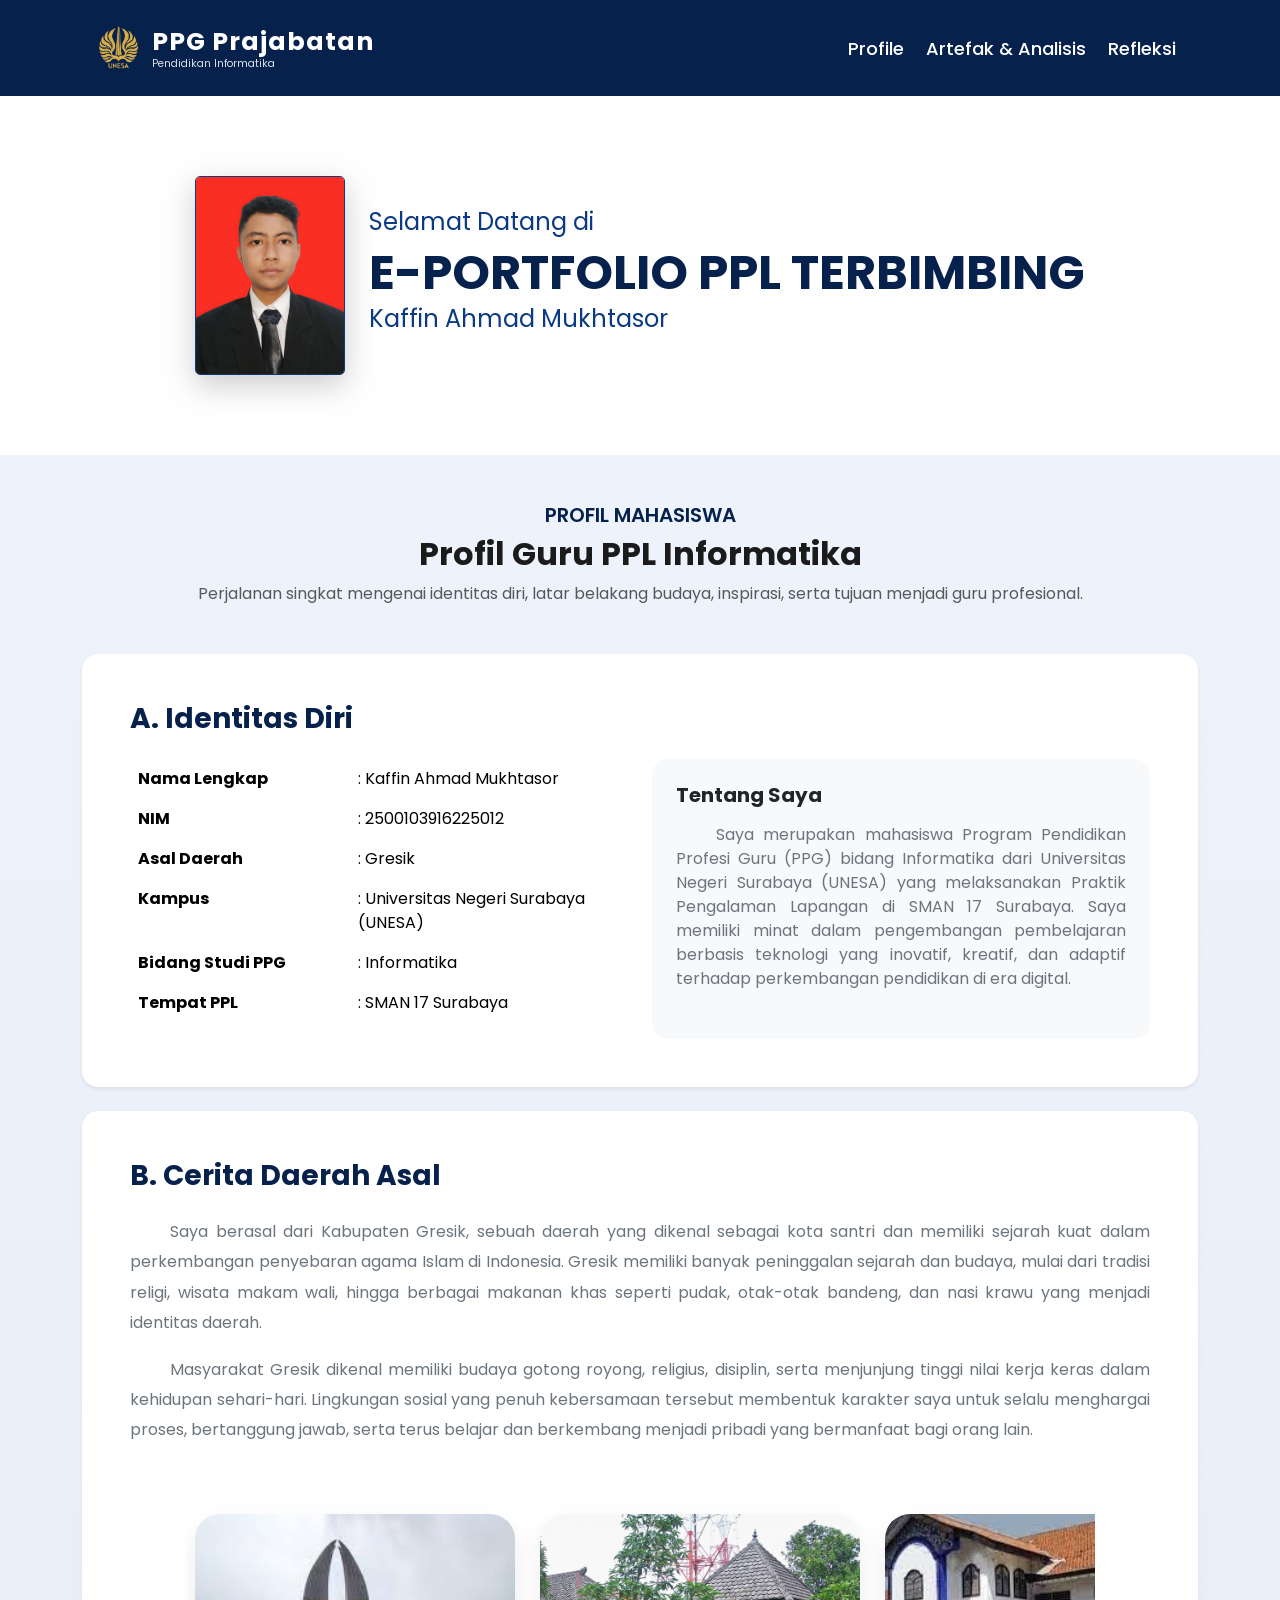
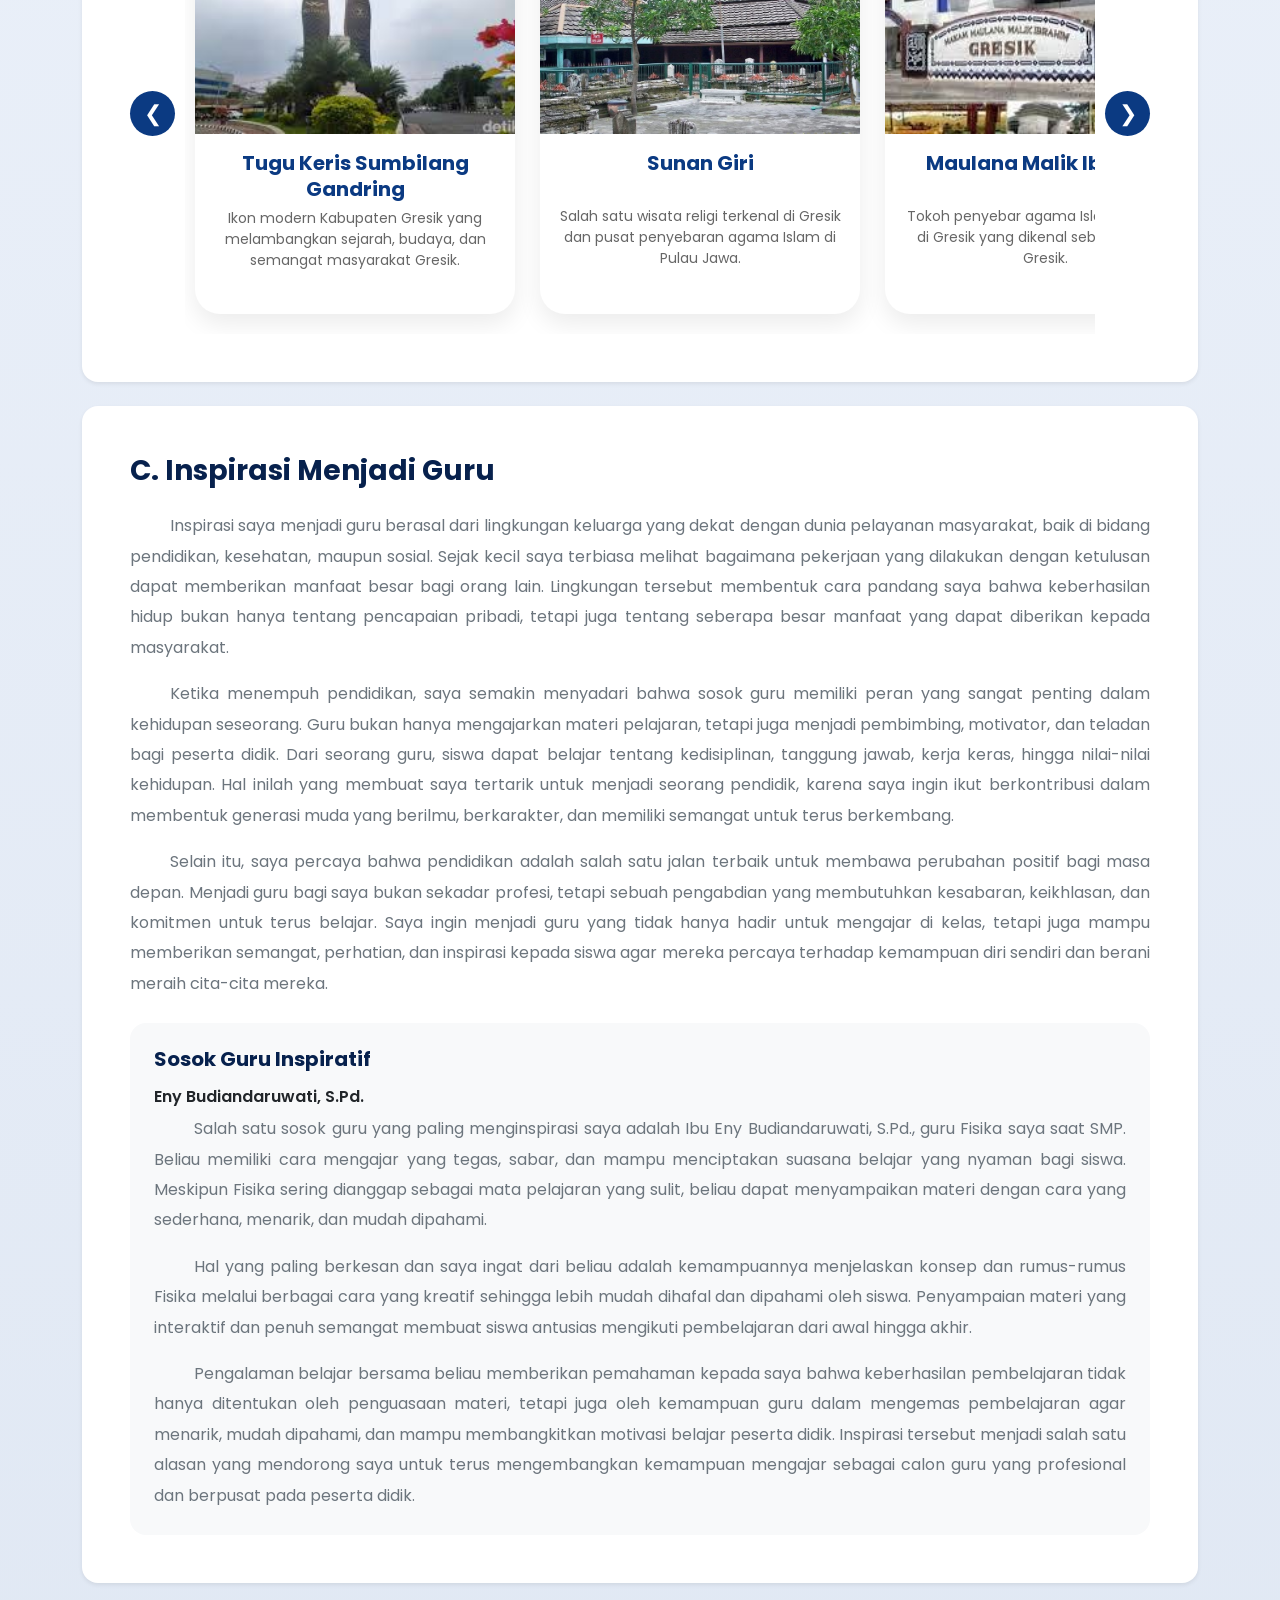
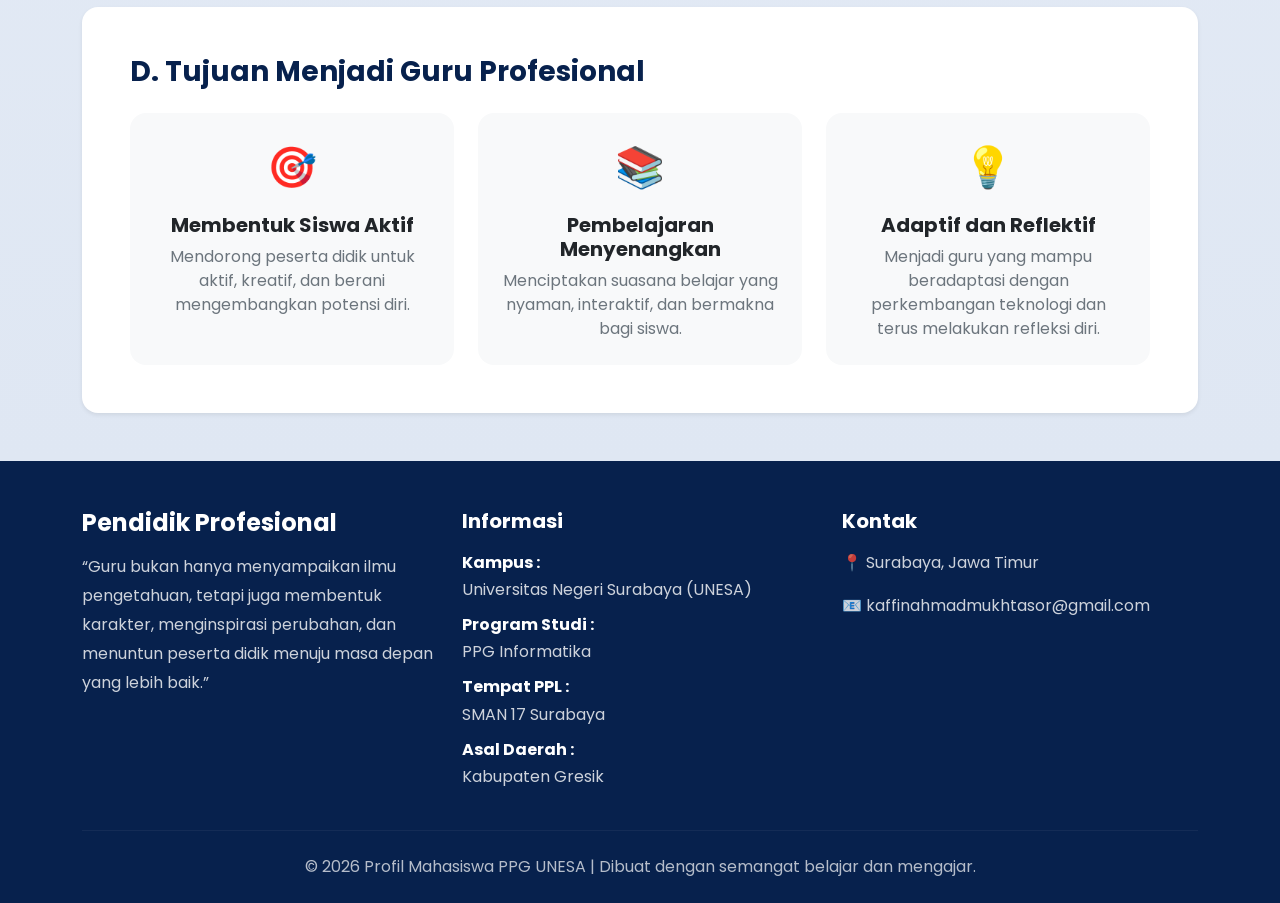
<file: index.html>
<!DOCTYPE html>
<html lang="id">

<head>
  <meta charset="UTF-8" />
  <meta name="viewport" content="width=device-width, initial-scale=1.0"/>
    <!-- FAVICON -->
    <link rel="icon" type="image/png" href="foto/Logo Unesa-01.png">
    <title>Profile | E-Portfolio PPL Terbimbing</title>

    <!-- Open Graph -->
    <meta property="og:title" content="E-Portfolio PPL Terbimbing">
    <meta property="og:description" content="Portofolio kegiatan PPL Terbimbing yang berisi profil, perangkat pembelajaran, artefak pembelajaran, refleksi, dokumentasi kegiatan, serta hasil pengembangan kompetensi profesional sebagai calon guru.">
    <meta property="og:image" content="https://kaffin190176.github.io/portofolio/foto/Logo Unesa-01.png">
    <meta property="og:url" content="https://kaffin190176.github.io/portofolio/">
    <meta property="og:type" content="website">

    <!-- Twitter Card -->
    <meta name="twitter:card" content="summary_large_image">
  <!-- BOOTSTRAP -->
  <link href="https://cdn.jsdelivr.net/npm/bootstrap@5.3.3/dist/css/bootstrap.min.css" rel="stylesheet">

  <!-- FONT -->
  <link rel="preconnect" href="https://fonts.googleapis.com">
  <link href="https://fonts.googleapis.com/css2?family=Poppins:wght@300;400;500;600;700&display=swap" rel="stylesheet">
    <link rel="stylesheet" href="style.css">

</head>
<body>

  <!-- NAVBAR -->
  <nav id="navbar"></nav>
    <script>
    fetch('navbar.html')
    .then(res => res.text())
    .then(data => {
        document.getElementById('navbar').innerHTML = data;
    });
    </script>

  <!-- HERO -->

  <section class="hero">

    <div class="container">

        <div class="row justify-content-center align-items-center">

            <!-- FOTO -->
            <div class="col-auto">

                <div class="hero-image">
                    <img src="foto/profile.jpeg" alt="Foto Profil">
                </div>

            </div>

            <!-- KONTEN -->
            <div class="col-auto">

                <div class="hero-content">

                    <h3>Selamat Datang di</h3>

                    <h1>E-PORTFOLIO PPL TERBIMBING</h1>

                    <h3>Kaffin Ahmad Mukhtasor</h3>

                </div>

            </div>

        </div>

    </div>

</section>



  <!-- PROFIL MAHASISWA / PROFIL GURU -->

<section class="py-5 bg-section" id="profil">

    <div class="container">

        <!-- JUDUL -->
        <div class="text-center mb-5">

            <h5 class="text-title-color fw-semibold">
                PROFIL MAHASISWA
            </h5>

            <h2 class="fw-bold">
                Profil Guru PPL Informatika
            </h2>

            <p class="text-muted">
                Perjalanan singkat mengenai identitas diri,
                latar belakang budaya, inspirasi, serta tujuan
                menjadi guru profesional.
            </p>

        </div>

        <!-- IDENTITAS -->
        <div class="card border-0 shadow-sm rounded-4 mb-4">

            <div class="card-body p-4 p-lg-5">

                <h3 class="fw-bold text-title-color mb-4">
                    A. Identitas Diri
                </h3>

                <div class="row">

                    <div class="col-lg-6">

                        <table class="table table-borderless">
                            <tr>
                                <td width="220"><strong>Nama Lengkap</strong></td>
                                <td>: Kaffin Ahmad Mukhtasor</td>
                            </tr>
                            <tr>
                                <td ><strong>NIM</strong></td>
                                <td>: 2500103916225012</td>
                            </tr>
                            <tr>
                                <td ><strong>Asal Daerah</strong></td>
                                <td>: Gresik</td>
                            </tr>

                            <tr>
                                <td><strong>Kampus</strong></td>
                                <td>: Universitas Negeri Surabaya (UNESA)</td>
                            </tr>

                            <tr>
                                <td><strong>Bidang Studi PPG</strong></td>
                                <td>: Informatika</td>
                            </tr>

                            <tr>
                                <td><strong>Tempat PPL</strong></td>
                                <td>: SMAN 17 Surabaya</td>
                            </tr>

                        </table>

                    </div>

                    <div class="col-lg-6">

                        <div class="bg-light rounded-4 p-4 h-100">

                            <h5 class="fw-bold mb-3">
                                Tentang Saya
                            </h5>

                            <p class="text-secondary mb-0" style="text-align:justify; text-indent: 40px; ">
                                Saya merupakan mahasiswa Program Pendidikan
                                Profesi Guru (PPG) bidang Informatika dari
                                Universitas Negeri Surabaya (UNESA) yang
                                melaksanakan Praktik Pengalaman Lapangan
                                di SMAN 17 Surabaya. Saya memiliki minat
                                dalam pengembangan pembelajaran berbasis
                                teknologi yang inovatif, kreatif, dan
                                adaptif terhadap perkembangan pendidikan
                                di era digital.
                            </p>

                        </div>

                    </div>

                </div>

            </div>

        </div>

        <!-- CERITA DAERAH ASAL -->
        <div class="card border-0 shadow-sm rounded-4 mb-4">

            <div class="card-body p-4 p-lg-5">

                <h3 class="fw-bold text-title-color mb-4">
                    B. Cerita Daerah Asal
                </h3>

                <p class="text-secondary" style="text-align:justify; line-height:1.9; text-indent: 40px; ">
                    Saya berasal dari Kabupaten Gresik, sebuah daerah yang
                    dikenal sebagai kota santri dan memiliki sejarah kuat
                    dalam perkembangan penyebaran agama Islam di Indonesia.
                    Gresik memiliki banyak peninggalan sejarah dan budaya,
                    mulai dari tradisi religi, wisata makam wali, hingga
                    berbagai makanan khas seperti pudak, otak-otak bandeng,
                    dan nasi krawu yang menjadi identitas daerah.
                </p>

                <p class="text-secondary" style="text-align:justify; line-height:1.9; text-indent: 40px; ">
                    Masyarakat Gresik dikenal memiliki budaya gotong royong,
                    religius, disiplin, serta menjunjung tinggi nilai kerja
                    keras dalam kehidupan sehari-hari. Lingkungan sosial yang
                    penuh kebersamaan tersebut membentuk karakter saya untuk
                    selalu menghargai proses, bertanggung jawab, serta terus
                    belajar dan berkembang menjadi pribadi yang bermanfaat
                    bagi orang lain.
                </p>
<!-- CULTURE SLIDER -->

                

    <div class="culture-wrapper mt-5">

    <button class="slider-btn prev-btn">
        &#10094;
    </button>

    <!-- SLIDER -->
    <div class="culture-slider" id="cultureSlider">

        <!-- CARD 1 -->
        <div class="culture-card ">
            <img src="foto/wugukeris.png"
                alt="Tugu Keris Sumbilang Gandring"
                class="culture-img">

            <div class="culture-content">
                <h5>Tugu Keris Sumbilang Gandring</h5>
                <p>Ikon modern Kabupaten Gresik yang melambangkan sejarah, budaya, dan semangat masyarakat Gresik.</p>
            </div>
        </div>

        <!-- CARD 2 -->
        <div class="culture-card">
            <img src="foto/sunangiri.png"
                alt="Sunan Giri"
                class="culture-img">

            <div class="culture-content">
                <h5>Sunan Giri </h5><br>
                <p>Salah satu wisata religi terkenal di Gresik dan pusat penyebaran agama Islam di Pulau Jawa.</p>
            </div>
        </div>

        <!-- CARD 3 -->
        <div class="culture-card">
            <img src="foto/sunangresik.png"
                alt="Maulana Malik Ibrahim"
                class="culture-img">

            <div class="culture-content">
                <h5>Maulana Malik Ibrahim</h5><br>
                <p>Tokoh penyebar agama Islam pertama di Gresik yang dikenal sebagai Sunan Gresik.</p>
            </div>
        </div>

        <!-- CARD 4 -->
        <div class="culture-card">
            <img src="foto/krawu1.png"
                alt="Nasi Krawu"
                class="culture-img">

            <div class="culture-content">
                <h5>Nasi Krawu</h5><br>
                <p>Kuliner khas Kabupaten Gresik dengan cita rasa gurih dan pedas yang sangat terkenal.</p>
            </div>
        </div>

        <!-- CARD 5 -->
        <div class="culture-card">
            <img src="foto/pudak.png"
                alt="Pudak Gresik"
                class="culture-img">

            <div class="culture-content">
                <h5>Pudak Gresik</h5><br>
                <p>Makanan tradisional khas Gresik yang terbuat dari tepung beras dan dibungkus pelepah pinang.</p>
            </div>
        </div>

        <!-- CARD 6 -->
        <div class="culture-card">
            <img src="foto/damarkurung.png"
                alt="Damar Kurung"
                class="culture-img">

            <div class="culture-content">
                <h5>Damar Kurung</h5><br>
                <p>Kesenian lampion tradisional khas Gresik dengan gambar cerita bernilai budaya dan sejarah.</p>
            </div>
        </div>

    </div>
    <!-- END SLIDER -->

    <button class="slider-btn next-btn">
        &#10095;
    </button>

</div>
</div>
</div>
        <!-- INSPIRASI MENJADI GURU -->
        <div class="card border-0 shadow-sm rounded-4 mb-4">

            <div class="card-body p-4 p-lg-5">

    <h3 class="fw-bold text-title-color mb-4">
        C. Inspirasi Menjadi Guru
    </h3>

    <p class="text-secondary" style="text-align:justify; line-height:1.9; text-indent: 40px; ">
        Inspirasi saya menjadi guru berasal dari lingkungan keluarga yang
        dekat dengan dunia pelayanan masyarakat, baik di bidang pendidikan,
        kesehatan, maupun sosial. Sejak kecil saya terbiasa melihat bagaimana
        pekerjaan yang dilakukan dengan ketulusan dapat memberikan manfaat
        besar bagi orang lain. Lingkungan tersebut membentuk cara pandang saya
        bahwa keberhasilan hidup bukan hanya tentang pencapaian pribadi,
        tetapi juga tentang seberapa besar manfaat yang dapat diberikan kepada masyarakat.
    </p>

    <p class="text-secondary" style="text-align:justify; line-height:1.9; text-indent: 40px; ">
        Ketika menempuh pendidikan, saya semakin menyadari bahwa sosok guru
        memiliki peran yang sangat penting dalam kehidupan seseorang. Guru
        bukan hanya mengajarkan materi pelajaran, tetapi juga menjadi pembimbing,
        motivator, dan teladan bagi peserta didik. Dari seorang guru, siswa dapat
        belajar tentang kedisiplinan, tanggung jawab, kerja keras, hingga nilai-nilai kehidupan.
        Hal inilah yang membuat saya tertarik untuk menjadi seorang pendidik,
        karena saya ingin ikut berkontribusi dalam membentuk generasi muda yang
        berilmu, berkarakter, dan memiliki semangat untuk terus berkembang.
    </p>

    <p class="text-secondary" style="text-align:justify; line-height:1.9; text-indent: 40px; ">
        Selain itu, saya percaya bahwa pendidikan adalah salah satu jalan terbaik
        untuk membawa perubahan positif bagi masa depan. Menjadi guru bagi saya
        bukan sekadar profesi, tetapi sebuah pengabdian yang membutuhkan kesabaran,
        keikhlasan, dan komitmen untuk terus belajar. Saya ingin menjadi guru yang
        tidak hanya hadir untuk mengajar di kelas, tetapi juga mampu memberikan
        semangat, perhatian, dan inspirasi kepada siswa agar mereka percaya terhadap
        kemampuan diri sendiri dan berani meraih cita-cita mereka.
    </p>

    <!-- SOSOK INSPIRATIF -->

    <div class="bg-light rounded-4 p-4 mt-4">

        <h5 class="fw-bold text-title-color mb-3">
            Sosok Guru Inspiratif
        </h5>

        <h6 class="fw-semibold">
            Eny Budiandaruwati, S.Pd.
        </h6>

        <p class="text-secondary mb-0" style="line-height:1.9; text-align:justify; text-indent: 40px; ">
            Salah satu sosok guru yang paling menginspirasi saya adalah Ibu Eny Budiandaruwati, S.Pd., guru Fisika saya saat SMP. Beliau memiliki cara mengajar yang tegas, sabar, dan mampu menciptakan suasana belajar yang nyaman bagi siswa. Meskipun Fisika sering dianggap sebagai mata pelajaran yang sulit, beliau dapat menyampaikan materi dengan cara yang sederhana, menarik, dan mudah dipahami.
        </p>
        <p class="text-secondary mt-3 " style="line-height:1.9; text-align:justify; text-indent: 40px; ">
        Hal yang paling berkesan dan saya ingat dari beliau adalah kemampuannya menjelaskan konsep dan rumus-rumus Fisika melalui berbagai cara yang kreatif sehingga lebih mudah dihafal dan dipahami oleh siswa. Penyampaian materi yang interaktif dan penuh semangat membuat siswa antusias mengikuti pembelajaran dari awal hingga akhir.
    </p>
        <p class="text-secondary mt-3 mb-0" style="line-height:1.9; text-align:justify; text-indent: 40px; ">
            Pengalaman belajar bersama beliau memberikan pemahaman kepada saya bahwa keberhasilan pembelajaran tidak hanya ditentukan oleh penguasaan materi, tetapi juga oleh kemampuan guru dalam mengemas pembelajaran agar menarik, mudah dipahami, dan mampu membangkitkan motivasi belajar peserta didik. Inspirasi tersebut menjadi salah satu alasan yang mendorong saya untuk terus mengembangkan kemampuan mengajar sebagai calon guru yang profesional dan berpusat pada peserta didik.
        </p>

    </div>

</div>

        </div>

        <!-- TUJUAN MENJADI GURU -->
        <div class="card border-0 shadow-sm rounded-4">

            <div class="card-body p-4 p-lg-5">

                <h3 class="fw-bold text-title-color mb-4">
                    D. Tujuan Menjadi Guru Profesional
                </h3>

                <div class="row g-4">

                    <div class="col-md-4">

                        <div class="bg-light rounded-4 p-4 h-100 text-center">

                            <div class="mb-3 fs-1">
                                🎯
                            </div>

                            <h5 class="fw-bold">
                                Membentuk Siswa Aktif
                            </h5>

                            <p class="text-secondary mb-0">
                                Mendorong peserta didik untuk aktif,
                                kreatif, dan berani mengembangkan potensi diri.
                            </p>

                        </div>

                    </div>

                    <div class="col-md-4">

                        <div class="bg-light rounded-4 p-4 h-100 text-center">

                            <div class="mb-3 fs-1">
                                📚
                            </div>

                            <h5 class="fw-bold">
                                Pembelajaran Menyenangkan
                            </h5>

                            <p class="text-secondary mb-0">
                                Menciptakan suasana belajar yang nyaman,
                                interaktif, dan bermakna bagi siswa.
                            </p>

                        </div>

                    </div>

                    <div class="col-md-4">

                        <div class="bg-light rounded-4 p-4 h-100 text-center">

                            <div class="mb-3 fs-1">
                                💡
                            </div>

                            <h5 class="fw-bold">
                                Adaptif dan Reflektif
                            </h5>

                            <p class="text-secondary mb-0">
                                Menjadi guru yang mampu beradaptasi dengan
                                perkembangan teknologi dan terus melakukan refleksi diri.
                            </p>

                        </div>

                    </div>

                </div>

            </div>

        </div>

    </div>

</section>

  <!-- BOOTSTRAP JS -->

  <script src="https://cdn.jsdelivr.net/npm/bootstrap@5.3.3/dist/js/bootstrap.bundle.min.js"></script>

</body>


    <footer id="footer"></footer>
<script>
fetch('footer.html')
.then(res => res.text())
.then(data => {
    document.getElementById('footer').innerHTML = data;
});
</script>

</html>
<script>

const slider = document.getElementById('cultureSlider');

const scrollAmount = 345;

// BUTTON NEXT
document.querySelector('.next-btn')
.addEventListener('click', () => {

    slider.scrollBy({
        left: scrollAmount,
        behavior: 'smooth'
    });

});

// BUTTON PREV
document.querySelector('.prev-btn')
.addEventListener('click', () => {

    slider.scrollBy({
        left: -scrollAmount,
        behavior: 'smooth'
    });

});

// AUTO SLIDE INFINITE
function autoSlide(){

    // jika sudah mentok kanan
    if(
        slider.scrollLeft + slider.clientWidth
        >= slider.scrollWidth - 5
    ){

        // kembali ke awal
        slider.scrollTo({
            left: 0,
            behavior: 'smooth'
        });

    }else{

        // lanjut geser
        slider.scrollBy({
            left: scrollAmount,
            behavior: 'smooth'
        });

    }

}

// jalan setiap 5 detik
setInterval(autoSlide, 5000);

</script>
</file>
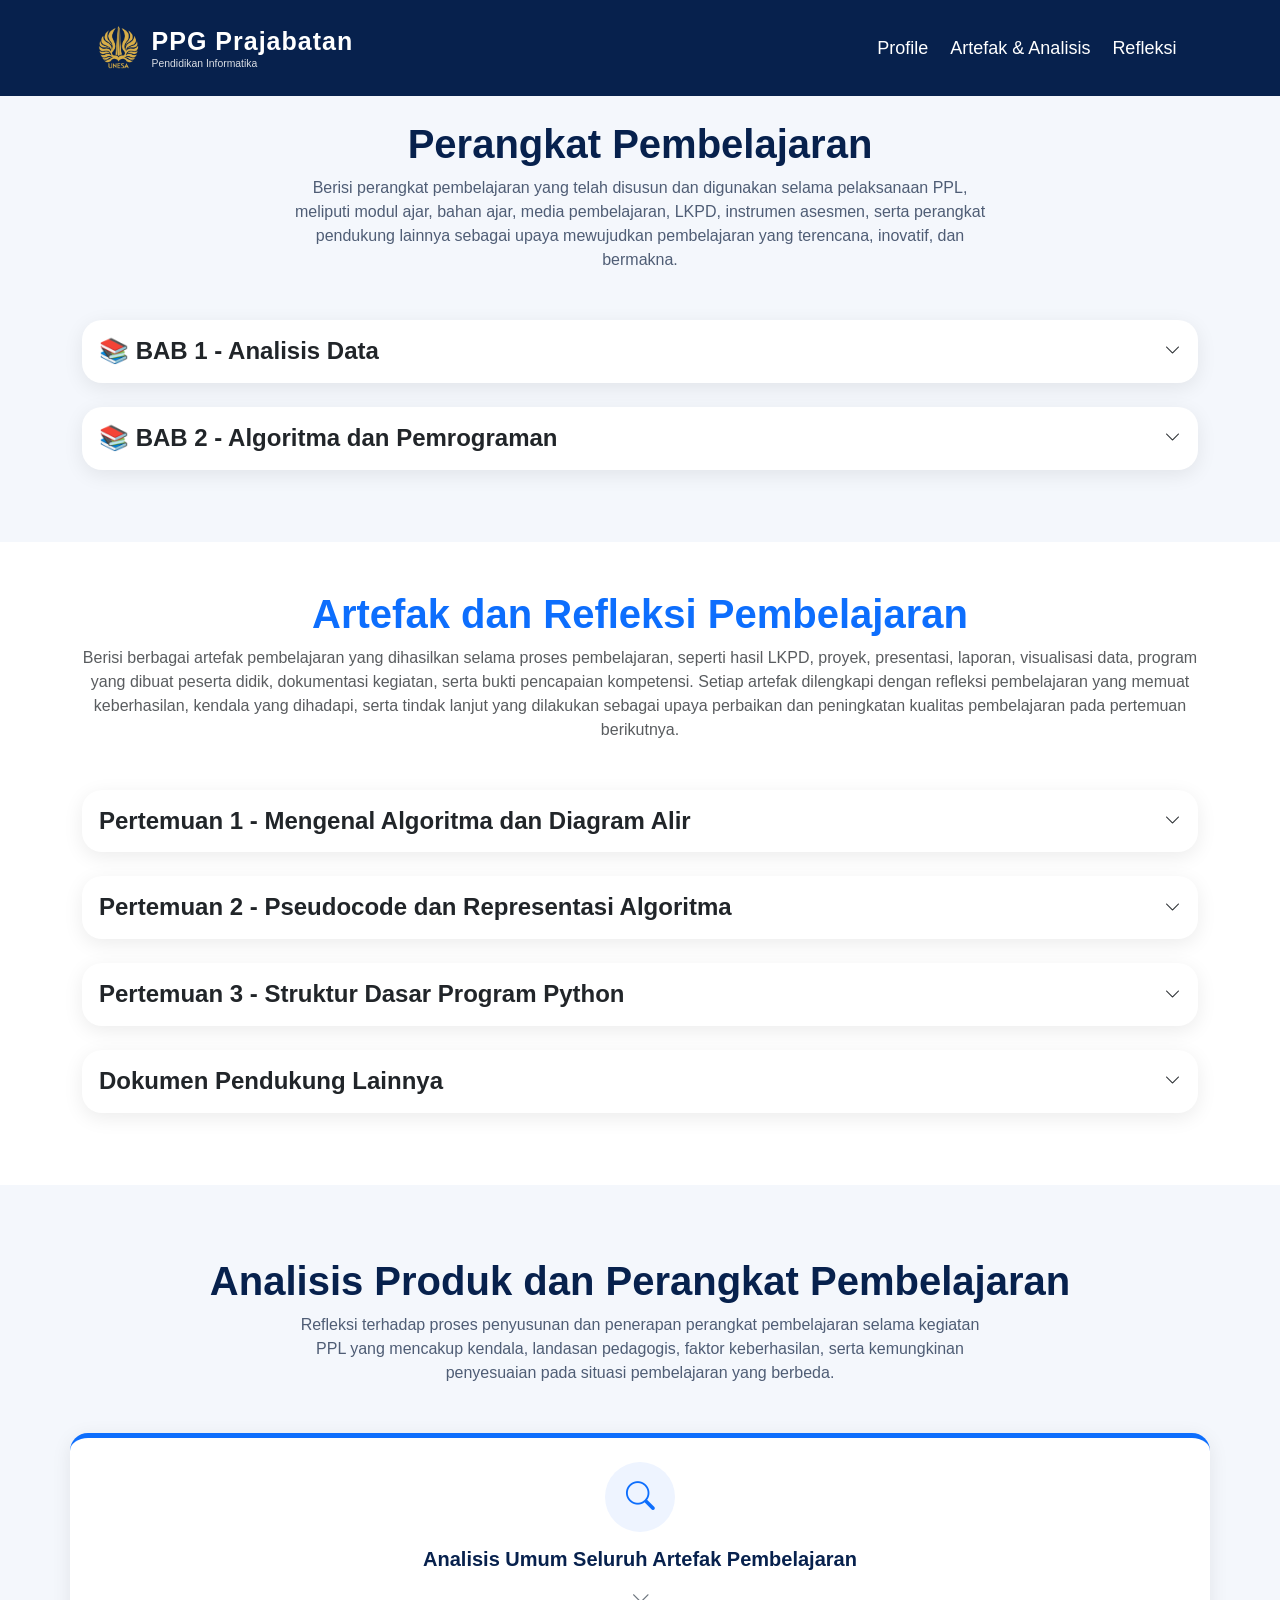
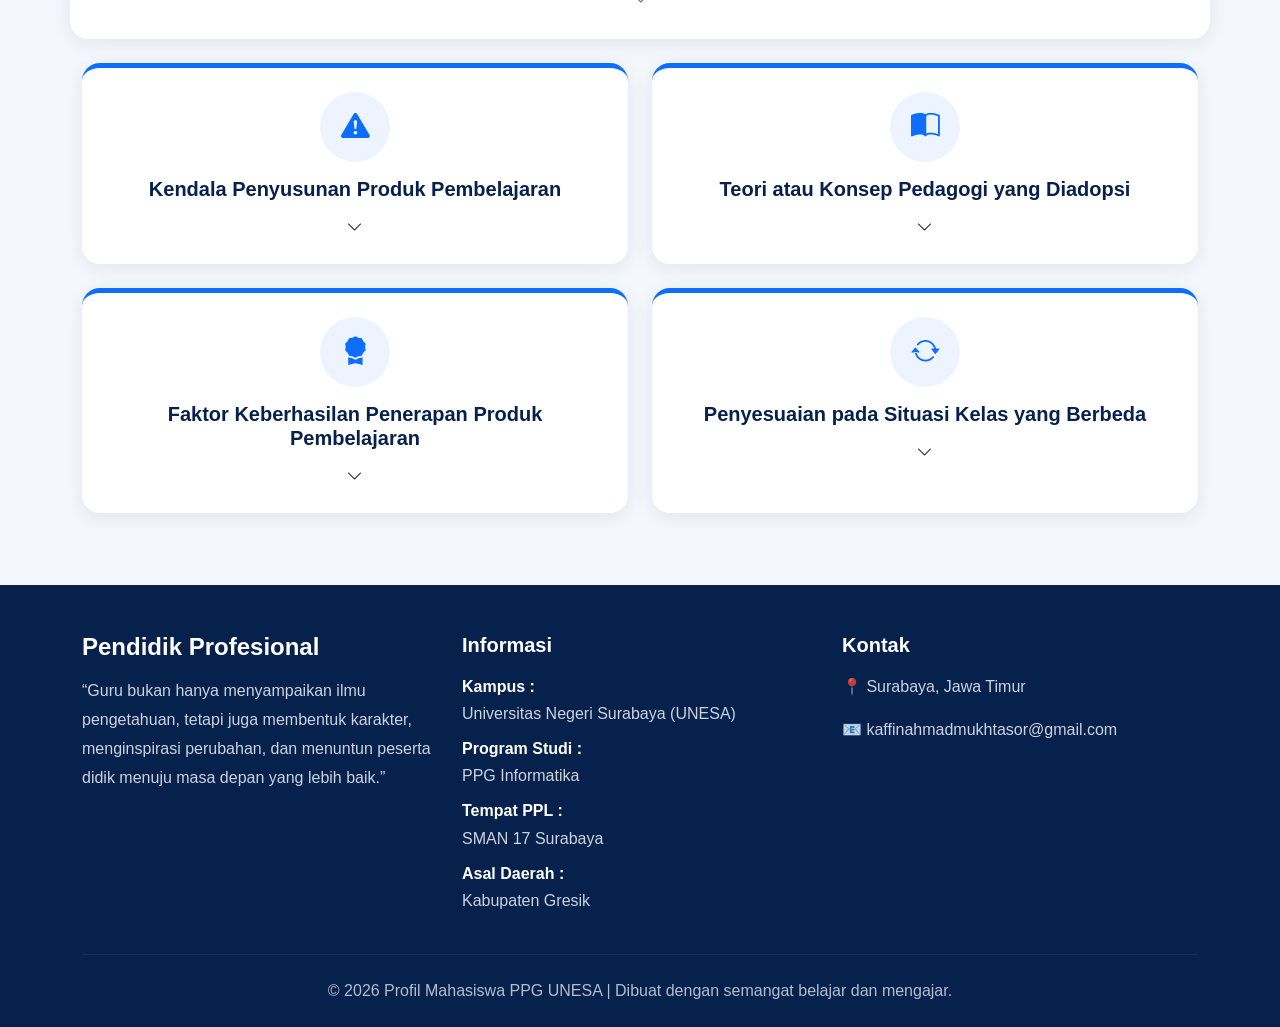
<file: artefak.html>
<!DOCTYPE html>
<html lang="id">
<head>
    <meta charset="UTF-8">
    <meta name="viewport" content="width=device-width, initial-scale=1.0">
    <!-- FAVICON -->
    <link rel="icon" type="image/png" href="foto/Logo Unesa-01.png">
    <title>Artefak Pembelajaran | E-Portfolio PPL Terbimbing</title>


    <!-- Open Graph -->
    <meta property="og:title" content="E-Portfolio PPL Terbimbing">
    <meta property="og:description" content="Portofolio kegiatan PPL Terbimbing yang berisi profil, perangkat pembelajaran, artefak pembelajaran, refleksi, dokumentasi kegiatan, serta hasil pengembangan kompetensi profesional sebagai calon guru.">
    <meta property="og:image" content="https://kaffin190176.github.io/portofolio/foto/Logo Unesa-01.png">
    <meta property="og:url" content="https://kaffin190176.github.io/portofolio/">
    <meta property="og:type" content="website">

    <!-- Twitter Card -->
    <meta name="twitter:card" content="summary_large_image">
    <!-- Bootstrap -->
    <link href="https://cdn.jsdelivr.net/npm/bootstrap@5.3.3/dist/css/bootstrap.min.css" rel="stylesheet">

    <!-- Bootstrap Icon -->
    <link rel="stylesheet"
          href="https://cdn.jsdelivr.net/npm/bootstrap-icons@1.11.3/font/bootstrap-icons.min.css">

    <!-- Style -->
    <link rel="stylesheet" href="style.css">


</head>

<body>

<!-- NAVBAR -->
<nav id="navbar"></nav>
<div class="modal fade" id="pdfModal" tabindex="-1">

        <div class="modal-dialog modal-xl modal-dialog-centered">

            <div class="modal-content">

                <div class="modal-header">

                    <h5 class="modal-title" id="pdfTitle">
                        Preview PDF
                    </h5>

                    <button type="button"
                            class="btn-close"
                            data-bs-dismiss="modal">
                    </button>

                </div>

                <div class="modal-body p-0">

                    <iframe id="pdfFrame"
                            width="100%"
                            height="700"
                            style="border:none;">
                    </iframe>

                </div>

            </div>

        </div>

    </div>
    <!-- fade xlsx -->
    <div class="modal fade" id="excelModal" tabindex="-1">

        <div class="modal-dialog modal-xl">

            <div class="modal-content">

                <div class="modal-header">

                    <h5 class="modal-title" id="excelTitle">
                        Preview Excel
                    </h5>

                    <button type="button"
                            class="btn-close"
                            data-bs-dismiss="modal">
                    </button>

                </div>

                <div class="modal-body p-0">

                    <iframe id="excelFrame"
                            width="100%"
                            height="700"
                            style="border:none;">
                    </iframe>

                </div>

            </div>

        </div>

    </div>
    <!-- fade ppt -->
     <div class="modal fade" id="pptModal" tabindex="-1">

        <div class="modal-dialog modal-xl modal-dialog-centered">

            <div class="modal-content">

                <div class="modal-header">
                    <h5 class="modal-title" id="pptTitle">
                        Preview PPT
                    </h5>

                    <button type="button"
                            class="btn-close"
                            data-bs-dismiss="modal">
                    </button>
                </div>

                <div class="modal-body p-0">

                    <iframe id="pptFrame"
                            width="100%"
                            height="700"
                            style="border:none;">
                    </iframe>

                </div>

            </div>

        </div>

    </div>

<main>
<!-- HERO -->
<section class="artefak-header">
    <div class="container">
        <br>
        <h1 class="fw-bold">Perangkat Pembelajaran</h1>
        <p class="mb-0">
                Berisi perangkat pembelajaran yang telah disusun dan digunakan selama pelaksanaan PPL, meliputi modul ajar, bahan ajar, media pembelajaran, LKPD, instrumen asesmen, serta perangkat pendukung lainnya sebagai upaya mewujudkan pembelajaran yang terencana, inovatif, dan bermakna.
        </p>
    </div>
</section>

    
<!-- CONTENT -->
<section class="py-5">
    <div class="container">

<!-- BAB 1 -->
<div class="dashboard-card mb-4">

    <div class="card-body p-0">

        <!-- HEADER BAB -->
        <button class="btn w-100 text-start p-3 fw-bold d-flex justify-content-between align-items-center"
                data-bs-toggle="collapse"
                data-bs-target="#bab1">

            <h4 class="mb-0 fw-bold">📚 BAB 1 - Analisis Data</h4>

            <i class="bi bi-chevron-down"></i>

        </button>

        <!-- CONTENT BAB -->
        <div id="bab1" class="collapse px-3 pb-3">

            <!-- MODUL AJAR -->
            <div class="resource-item border rounded p-3 d-flex justify-content-between align-items-center mb-3">

                <div class="d-flex gap-3 align-items-center">

                    <i class="bi bi-file-earmark-pdf-fill text-danger fs-2"></i>

                    <div>
                        <div class="fw-bold">
                            Modul Ajar Analisis Data
                        </div>

                        <small class="text-muted">
                            Materi lengkap dalam bentuk PDF
                        </small>
                    </div>

                </div>

                <button class="btn btn-outline-primary btn-sm"
                        data-pdf="file/analisis data/analisisdata.pdf"
                        data-bs-toggle="modal"
                        data-bs-target="#pdfModal">

                    Buka PDF

                </button>

            </div>

            <!-- MATERI 1 -->
            <div class="border rounded p-3 mb-3">

                <button class="btn w-100 text-start fw-semibold d-flex justify-content-between align-items-center"
                        data-bs-toggle="collapse"
                        data-bs-target="#materi1">

                    <span>
                        Pertemuan 1 - Pengenalan Data dan Perkakas Analisis Data
                    </span>

                    <i class="bi bi-caret-down-fill"></i>

                </button>

                <div id="materi1" class="collapse  mt-3">

                    <div class="d-flex flex-column gap-3">

                        <!-- PPT -->
                        <div class="resource-item border rounded p-3 d-flex justify-content-between align-items-center">

                            <div class="d-flex gap-3 align-items-center">

                                <i class="bi bi-file-earmark-slides-fill text-success fs-2"></i>

                                <div>

                                    <div class="fw-bold">
                                        PPT - Pengenalan Data dan Perkakas Analisis Data
                                    </div>

                                    <small class="text-muted">
                                        Slide pembelajaran
                                    </small>

                                </div>

                            </div>

                            <button class="btn btn-outline-success btn-sm open-ppt"
                                    data-title="Pengenalan Data dan Perkakas Analisis Data"
                                    data-ppt="https://kaffin190176.github.io/portofolio/file/analisis data/Pertemuan 1 - Pengenalan Data dan Perkakas Analisis Data.pptx"
                                    data-bs-toggle="modal"
                                    data-bs-target="#pptModal">

                                Lihat PPT

                            </button>

                        </div>

                        <!-- LKPD -->
                        <div class="resource-item border rounded p-3 d-flex justify-content-between align-items-center">

                            <div class="d-flex gap-3 align-items-center">

                                <i class="bi bi-file-earmark-pdf-fill text-danger fs-2"></i>

                                <div>

                                    <div class="fw-bold">
                                        LKPD - Pengenalan Data dan Perkakas Analisis Data
                                    </div>

                                    <small class="text-muted">
                                        Lembar Kerja Peserta Didik
                                    </small>

                                </div>

                            </div>

                            <button class="btn btn-outline-primary btn-sm"
                                    data-pdf="file/analisis data/LKPD - Pengenalan Data dan Perkakas Analisis Data.pdf"
                                    data-bs-toggle="modal"
                                    data-bs-target="#pdfModal">

                                Buka PDF

                            </button>

                        </div>

                    </div>

                </div>

            </div>

            <!-- MATERI 2 -->
            <div class="border rounded p-3 mb-3">

                <button class="btn w-100 text-start fw-semibold d-flex justify-content-between align-items-center"
                        data-bs-toggle="collapse"
                        data-bs-target="#materi2">

                    <span>
                        Pertemuan 2 - Dasar dan Perhitungan Data dengan Python
                    </span>

                    <i class="bi bi-caret-down-fill"></i>

                </button>

                <div id="materi2" class="collapse  mt-3">

                    <div class="d-flex flex-column gap-3">

                        <!-- PPT -->
                        <div class="resource-item border rounded p-3 d-flex justify-content-between align-items-center">

                            <div class="d-flex gap-3 align-items-center">

                                <i class="bi bi-file-earmark-slides-fill text-success fs-2"></i>

                                <div>

                                    <div class="fw-bold">
                                        PPT - Dasar dan Perhitungan Data dengan Python
                                    </div>

                                    <small class="text-muted">
                                        Slide pembelajaran
                                    </small>

                                </div>

                            </div>

                            <button class="btn btn-outline-success btn-sm open-ppt"
                                    data-title="Dasar dan Perhitungan Data dengan Python"
                                    data-ppt="https://kaffin190176.github.io/portofolio/file/analisis data/Pertemuan 2 - Dasar dan Perhitungan Data dengan Python.pptx"
                                    data-bs-toggle="modal"
                                    data-bs-target="#pptModal">

                                Lihat PPT

                            </button>

                        </div>
                        <!-- LKPD -->
                        <div class="resource-item border rounded p-3 d-flex justify-content-between align-items-center">

                            <div class="d-flex gap-3 align-items-center">

                                <i class="bi bi-file-earmark-pdf-fill text-danger fs-2"></i>

                                <div>

                                    <div class="fw-bold">
                                        LKPD - Dasar dan Perhitungan Data dengan Python
                                    </div>

                                    <small class="text-muted">
                                        Lembar Kerja Peserta Didik
                                    </small>

                                </div>

                            </div>

                            <button class="btn btn-outline-primary btn-sm"
                                    data-pdf="file/analisis data/LKPD - Dasar dan Perhitungan Data dengan Python.pdf"
                                    data-bs-toggle="modal"
                                    data-bs-target="#pdfModal">

                                Buka PDF

                            </button>

                        </div>

                    </div>

                </div>

            </div>

            <!-- MATERI 3 -->
            <div class="border rounded p-3 mb-3">

                <button class="btn w-100 text-start fw-semibold d-flex justify-content-between align-items-center"
                        data-bs-toggle="collapse"
                        data-bs-target="#materi3">

                    <span>
                        Pertemuan 3 - Koleksi dan Visualisasi Data
                    </span>

                    <i class="bi bi-caret-down-fill"></i>

                </button>

                <div id="materi3" class="collapse  mt-3">

                    <div class="d-flex flex-column gap-3">

                        <!-- PPT -->
                        <div class="resource-item border rounded p-3 d-flex justify-content-between align-items-center">

                            <div class="d-flex gap-3 align-items-center">

                                <i class="bi bi-file-earmark-slides-fill text-success fs-2"></i>

                                <div>

                                    <div class="fw-bold">
                                        PPT - Koleksi dan Visualisasi Data
                                    </div>

                                    <small class="text-muted">
                                        Slide pembelajaran
                                    </small>

                                </div>

                            </div>

                            <button class="btn btn-outline-success btn-sm open-ppt"
                                    data-title="Koleksi dan Visualisasi Data"
                                    data-ppt="https://kaffin190176.github.io/portofolio/file/analisis data/Pertemuan 3 - Koleksi dan Visualisasi Data.pptx"
                                    data-bs-toggle="modal"
                                    data-bs-target="#pptModal">

                                Lihat PPT

                            </button>

                        </div>
                        <!-- LKPD -->
                        <div class="resource-item border rounded p-3 d-flex justify-content-between align-items-center">

                            <div class="d-flex gap-3 align-items-center">

                                <i class="bi bi-file-earmark-pdf-fill text-danger fs-2"></i>

                                <div>

                                    <div class="fw-bold">
                                        LKPD - Pengenalan Data dan Perkakas Analisis Data
                                    </div>

                                    <small class="text-muted">
                                        Lembar Kerja Peserta Didik
                                    </small>

                                </div>

                            </div>

                            <button class="btn btn-outline-primary btn-sm"
                                    data-pdf="file/analisis data/LKPD - Pengenalan Data dan Perkakas Analisis Data.pdf"
                                    data-bs-toggle="modal"
                                    data-bs-target="#pdfModal">

                                Buka PDF

                            </button>

                        </div>

                    </div>

                </div>

            </div>

        </div>

    </div>

</div>
        
<!-- BAB 2 -->
<div class="dashboard-card mb-4">

    <div class="card-body p-0">

        <!-- HEADER BAB -->
        <button class="btn w-100 text-start p-3 fw-bold d-flex justify-content-between align-items-center"
                data-bs-toggle="collapse"
                data-bs-target="#bab2">

            <h4 class="mb-0 fw-bold">📚 BAB 2 - Algoritma dan Pemrograman</h4>

            <i class="bi bi-chevron-down"></i>

        </button>

        <!-- CONTENT BAB -->
        <div id="bab2" class="collapse px-3 pb-3">

            <!-- MODUL AJAR -->
            <div class="resource-item border rounded p-3 d-flex justify-content-between align-items-center mb-3">

                <div class="d-flex gap-3 align-items-center">

                    <i class="bi bi-file-earmark-pdf-fill text-danger fs-2"></i>

                    <div>
                        <div class="fw-bold">
                            Modul Ajar Algoritma dan Pemrograman
                        </div>

                        <small class="text-muted">
                            Materi lengkap dalam bentuk PDF
                        </small>
                    </div>

                </div>

                <button class="btn btn-outline-primary btn-sm"
                        data-pdf="file/algoritma/Modul Ajar Informatika Kelas X SMA Fase E Bab 7.pdf"
                        data-bs-toggle="modal"
                        data-bs-target="#pdfModal">

                    Buka PDF

                </button>

            </div>

            <!-- MATERI 1 -->
            <div class="border rounded p-3 mb-3">

                <button class="btn w-100 text-start fw-semibold d-flex justify-content-between align-items-center"
                        data-bs-toggle="collapse"
                        data-bs-target="#materi2.1">

                    <span>
                        Pertemuan 1 - Mengenal Algoritma dan Diagram Alir
                    </span>

                    <i class="bi bi-caret-down-fill"></i>

                </button>

                <div id="materi2.1" class="collapse  mt-3">

                    <div class="d-flex flex-column gap-3">

                        <!-- PPT -->
                        <div class="resource-item border rounded p-3 d-flex justify-content-between align-items-center">

                            <div class="d-flex gap-3 align-items-center">

                                <i class="bi bi-file-earmark-slides-fill text-success fs-2"></i>

                                <div>

                                    <div class="fw-bold">
                                        PPT - Mengenal Algoritma dan Diagram Alir 
                                    </div>

                                    <small class="text-muted">
                                        Slide pembelajaran
                                    </small>

                                </div>

                            </div>

                            <button class="btn btn-outline-success btn-sm open-ppt"
                                    data-title="Mengenal Algoritma dan Diagram Alir"
                                    data-ppt="https://kaffin190176.github.io/portofolio/file/algoritma/Pertemuan 1. Mengenal Algoritma dan Diagram Alir.pptx"
                                    data-bs-toggle="modal"
                                    data-bs-target="#pptModal">

                                Lihat PPT

                            </button>

                        </div>

                        <!-- LKPD -->
                        <div class="resource-item border rounded p-3 d-flex justify-content-between align-items-center">

                            <div class="d-flex gap-3 align-items-center">

                                <i class="bi bi-file-earmark-pdf-fill text-danger fs-2"></i>

                                <div>

                                    <div class="fw-bold">
                                        LKPD - Mengenal Algoritma dan Diagram Alir
                                    </div>

                                    <small class="text-muted">
                                        Lembar Kerja Peserta Didik
                                    </small>

                                </div>

                            </div>

                            <button class="btn btn-outline-primary btn-sm"
                                    data-pdf="file/algoritma/LKPD Pertemuan 1.pdf"
                                    data-bs-toggle="modal"
                                    data-bs-target="#pdfModal">

                                Buka PDF

                            </button>

                        </div>

                    </div>

                </div>

            </div>

            <!-- MATERI 2 -->
            <div class="border rounded p-3 mb-3">

                <button class="btn w-100 text-start fw-semibold d-flex justify-content-between align-items-center"
                        data-bs-toggle="collapse"
                        data-bs-target="#materi2.2">

                    <span>
                        Pertemuan 2 - Pseudocode dan Representasi Algoritma
                    </span>

                    <i class="bi bi-caret-down-fill"></i>

                </button>

                <div id="materi2.2" class="collapse  mt-3">

                    <div class="d-flex flex-column gap-3">

                        <!-- PPT -->
                        <div class="resource-item border rounded p-3 d-flex justify-content-between align-items-center">

                            <div class="d-flex gap-3 align-items-center">

                                <i class="bi bi-file-earmark-slides-fill text-success fs-2"></i>

                                <div>

                                    <div class="fw-bold">
                                        PPT - Pseudocode dan Representasi Algoritma
                                    </div>

                                    <small class="text-muted">
                                        Slide pembelajaran
                                    </small>

                                </div>

                            </div>

                            <button class="btn btn-outline-success btn-sm open-ppt"
                                    data-title="Pseudocode dan Representasi Algoritma"
                                    data-ppt="https://kaffin190176.github.io/portofolio/file/algoritma/Pertemuan 2. Pseudocode dan Representasi Algoritma.pptx"
                                    data-bs-toggle="modal"
                                    data-bs-target="#pptModal">

                                Lihat PPT

                            </button>

                        </div>
                        <!-- LKPD -->
                        <div class="resource-item border rounded p-3 d-flex justify-content-between align-items-center">

                            <div class="d-flex gap-3 align-items-center">

                                <i class="bi bi-file-earmark-pdf-fill text-danger fs-2"></i>

                                <div>

                                    <div class="fw-bold">
                                        LKPD - Pseudocode dan Representasi Algoritma
                                    </div>

                                    <small class="text-muted">
                                        Lembar Kerja Peserta Didik
                                    </small>

                                </div>

                            </div>

                            <button class="btn btn-outline-primary btn-sm"
                                    data-pdf="file/algoritma/LKPD Pertemuan 2.pdf"
                                    data-bs-toggle="modal"
                                    data-bs-target="#pdfModal">

                                Buka PDF

                            </button>

                        </div>

                    </div>

                </div>

            </div>

            <!-- MATERI 3 -->
            <div class="border rounded p-3 mb-3">

                <button class="btn w-100 text-start fw-semibold d-flex justify-content-between align-items-center"
                        data-bs-toggle="collapse"
                        data-bs-target="#materi2.3">

                    <span>
                        Pertemuan 3 - Struktur Dasar Program Python
                    </span>

                    <i class="bi bi-caret-down-fill"></i>

                </button>

                <div id="materi2.3" class="collapse  mt-3">

                    <div class="d-flex flex-column gap-3">

                        <!-- PPT -->
                        <div class="resource-item border rounded p-3 d-flex justify-content-between align-items-center">

                            <div class="d-flex gap-3 align-items-center">

                                <i class="bi bi-file-earmark-slides-fill text-success fs-2"></i>

                                <div>

                                    <div class="fw-bold">
                                        PPT - Struktur Dasar Program Python
                                    </div>

                                    <small class="text-muted">
                                        Slide pembelajaran
                                    </small>

                                </div>

                            </div>

                            <button class="btn btn-outline-success btn-sm open-ppt"
                                    data-title="Struktur Dasar Program Python"
                                    data-ppt="https://kaffin190176.github.io/portofolio/file/algoritma/Pertemuan 3. Struktur Dasar Program Python.pptx"
                                    data-bs-toggle="modal"
                                    data-bs-target="#pptModal">

                                Lihat PPT

                            </button>

                        </div>
                        <!-- LKPD -->
                        <div class="resource-item border rounded p-3 d-flex justify-content-between align-items-center">

                            <div class="d-flex gap-3 align-items-center">

                                <i class="bi bi-file-earmark-pdf-fill text-danger fs-2"></i>

                                <div>

                                    <div class="fw-bold">
                                        LKPD - Struktur Dasar Program Python
                                    </div>

                                    <small class="text-muted">
                                        Lembar Kerja Peserta Didik
                                    </small>

                                </div>

                            </div>

                            <button class="btn btn-outline-primary btn-sm"
                                    data-pdf="file/algoritma/LKPD Pertemuan 3.pdf"
                                    data-bs-toggle="modal"
                                    data-bs-target="#pdfModal">

                                Buka PDF

                            </button>

                        </div>

                    </div>

                </div>

            </div>

        </div>

    </div>

</div>




    
    </div>
</section>

<!-- ARTEFAK PEMBELAJARAN -->
<section class="artefak-siswa py-5 bg-white">
    <div class="container">

        <div class="text-center mb-5">
            <h1 class="fw-bold text-primary">
                Artefak dan Refleksi Pembelajaran
            </h1>

            <p class="text-muted mb-0">
                Berisi berbagai artefak pembelajaran yang dihasilkan selama proses
                pembelajaran, seperti hasil LKPD, proyek, presentasi, laporan,
                visualisasi data, program yang dibuat peserta didik, dokumentasi
                kegiatan, serta bukti pencapaian kompetensi. Setiap artefak
                dilengkapi dengan refleksi pembelajaran yang memuat keberhasilan,
                kendala yang dihadapi, serta tindak lanjut yang dilakukan sebagai
                upaya perbaikan dan peningkatan kualitas pembelajaran pada
                pertemuan berikutnya.
            </p>
        </div>

        <!-- Pertemuan 1 -->
        <div class="dashboard-card mb-4">

            <div class="card-body p-0">

                <button class="btn w-100 text-start p-3 fw-bold d-flex justify-content-between align-items-center"
                        data-bs-toggle="collapse"
                        data-bs-target="#artefakBab1">

                    <h4 class="mb-0 fw-bold">
                        Pertemuan 1 - Mengenal Algoritma dan Diagram Alir
                    </h4>

                    <i class="bi bi-chevron-down"></i>

                </button>

                <div id="artefakBab1" class="collapse px-3 pb-3">

                    <div class="resource-item border rounded p-3 d-flex justify-content-between align-items-center mt-3">

                        <div class="d-flex gap-3 align-items-center">

                            <i class="bi bi-file-earmark-pdf-fill text-danger fs-2"></i>

                            <div>
                                <div class="fw-bold">
                                    Asesmen Diagnostik Peserta Didik
                                </div>

                                <small class="text-muted">
                                    Kumpulan hasil pekerjaan peserta didik
                                </small>
                            </div>

                        </div>

                        <button class="btn btn-outline-danger btn-sm"
                                data-pdf="file/artefak/Asesmen Diagnostik.pdf"
                                data-bs-toggle="modal"
                                data-bs-target="#pdfModal">

                            Lihat

                        </button>

                    </div>

                    <div class="resource-item border rounded p-3 d-flex justify-content-between align-items-center mt-3">

                        <div class="d-flex gap-3 align-items-center">

                            <i class="bi bi-file-earmark-pdf-fill text-danger fs-2"></i>

                            <div>
                                <div class="fw-bold">
                                    Lembar Hasil Kerja Peserta Didik
                                </div>

                                <small class="text-muted">
                                    Kumpulan hasil pekerjaan peserta didik
                                </small>
                            </div>

                        </div>

                        <button class="btn btn-outline-danger btn-sm"
                                data-pdf="file/artefak/Hasil Kerja - Mengenal Algoritma dan Diagram Alir.pdf"
                                data-bs-toggle="modal"
                                data-bs-target="#pdfModal">

                            Lihat

                        </button>

                    </div>

                    

                    <div class="resource-item border rounded p-3 d-flex justify-content-between align-items-center mt-3">

                        <div class="d-flex gap-3 align-items-center">

                            <i class="bi bi-file-earmark-pdf-fill text-danger fs-2"></i>

                            <div>
                                <div class="fw-bold">
                                    Refleksi 
                                </div>

                                <small class="text-muted">
                                    Kumpulan hasil pekerjaan peserta didik
                                </small>
                            </div>

                        </div>

                        <button class="btn btn-outline-danger btn-sm"
                                data-pdf="file/artefak/LK 4 Refleksi Pembelajaran Praktik Terbimbing Siklus 1.pdf"
                                data-bs-toggle="modal"
                                data-bs-target="#pdfModal">

                            Lihat

                        </button>

                    </div>







                </div>

            </div>

        </div>

        <div class="dashboard-card mb-4">

            <div class="card-body p-0">

                <button class="btn w-100 text-start p-3 fw-bold d-flex justify-content-between align-items-center"
                        data-bs-toggle="collapse"
                        data-bs-target="#artefakBab2">

                    <h4 class="mb-0 fw-bold">
                        Pertemuan 2 - Pseudocode dan Representasi Algoritma
                    </h4>

                    <i class="bi bi-chevron-down"></i>

                </button>
                <div id="artefakBab2" class="collapse px-3 pb-3">
                

                    <div class="resource-item border rounded p-3 d-flex justify-content-between align-items-center mt-3">

                        <div class="d-flex gap-3 align-items-center">

                            <i class="bi bi-file-earmark-pdf-fill text-danger fs-2"></i>

                            <div>
                                <div class="fw-bold">
                                    Lembar Hasil Kerja Peserta Didik
                                </div>

                                <small class="text-muted">
                                    Kumpulan hasil pekerjaan peserta didik
                                </small>
                            </div>

                        </div>

                        <button class="btn btn-outline-danger btn-sm"
                                data-pdf="file/artefak/Hasil Kerja - Pseudocode dan Representasi Algoritma.pdf"
                                data-bs-toggle="modal"
                                data-bs-target="#pdfModal">

                            Lihat

                        </button>

                    </div>

                    

                    <div class="resource-item border rounded p-3 d-flex justify-content-between align-items-center mt-3">

                        <div class="d-flex gap-3 align-items-center">

                            <i class="bi bi-file-earmark-pdf-fill text-danger fs-2"></i>

                            <div>
                                <div class="fw-bold">
                                    Refleksi 
                                </div>

                                <small class="text-muted">
                                    Kumpulan hasil pekerjaan peserta didik
                                </small>
                            </div>

                        </div>

                        <button class="btn btn-outline-danger btn-sm"
                                data-pdf="file/artefak/LK 4 Refleksi Pembelajaran Praktik Terbimbing Siklus 2.pdf"
                                data-bs-toggle="modal"
                                data-bs-target="#pdfModal">

                            Lihat

                        </button>

                    </div>







                </div>

            </div>

        </div>

        <div class="dashboard-card mb-4">

            <div class="card-body p-0">

                <button class="btn w-100 text-start p-3 fw-bold d-flex justify-content-between align-items-center"
                        data-bs-toggle="collapse"
                        data-bs-target="#artefakBab3">

                    <h4 class="mb-0 fw-bold">
                        Pertemuan 3 - Struktur Dasar Program Python
                    </h4>

                    <i class="bi bi-chevron-down"></i>

                </button>

                <div id="artefakBab3" class="collapse px-3 pb-3">

                    

                    <div class="resource-item border rounded p-3 d-flex justify-content-between align-items-center mt-3">

                        <div class="d-flex gap-3 align-items-center">

                            <i class="bi bi-file-earmark-pdf-fill text-danger fs-2"></i>

                            <div>
                                <div class="fw-bold">
                                    Lembar Hasil Kerja Peserta Didik
                                </div>

                                <small class="text-muted">
                                    Kumpulan hasil pekerjaan peserta didik
                                </small>
                            </div>

                        </div>

                        <button class="btn btn-outline-danger btn-sm"
                                data-pdf="file/artefak/Hasil Kerja - Struktur Dasar Program Python.pdf"
                                data-bs-toggle="modal"
                                data-bs-target="#pdfModal">

                            Lihat

                        </button>

                    </div>

                    

                    <div class="resource-item border rounded p-3 d-flex justify-content-between align-items-center mt-3">

                        <div class="d-flex gap-3 align-items-center">

                            <i class="bi bi-file-earmark-pdf-fill text-danger fs-2"></i>

                            <div>
                                <div class="fw-bold">
                                    Refleksi 
                                </div>

                                <small class="text-muted">
                                    Kumpulan hasil pekerjaan peserta didik
                                </small>
                            </div>

                        </div>

                        <button class="btn btn-outline-danger btn-sm"
                                data-pdf="file/artefak/LK 4 Refleksi Pembelajaran Praktik Terbimbing Siklus 3.pdf"
                                data-bs-toggle="modal"
                                data-bs-target="#pdfModal">

                            Lihat

                        </button>

                    </div>







                </div>

            </div>


            

        </div>
        <div class="dashboard-card mb-4">

            <div class="card-body p-0">

                <button class="btn w-100 text-start p-3 fw-bold d-flex justify-content-between align-items-center"
                        data-bs-toggle="collapse"
                        data-bs-target="#dokumenpendukung">

                    <h4 class="mb-0 fw-bold">
                        Dokumen Pendukung Lainnya
                    </h4>

                    <i class="bi bi-chevron-down"></i>

                </button>
                <div id="dokumenpendukung" class="collapse px-3 pb-3">

    <!-- Absensi dan Penilaian -->
    <div class="resource-item border rounded p-3 d-flex justify-content-between align-items-center">

        <div class="d-flex gap-3 align-items-center">

            <i class="bi bi-clipboard-data-fill text-primary fs-2"></i>

            <div>
                <div class="fw-bold">
                    Absensi dan Penilaian
                </div>

                <small class="text-muted">
                    Rekap absensi dan hasil penilaian peserta didik
                </small>
            </div>

        </div>

        <a href="https://drive.google.com/drive/folders/1nDR74tB6jHiSXsDPkaJFUb13ae52vfAt?usp=drive_link"
           target="_blank"
           class="btn btn-outline-primary btn-sm">

            Buka Folder

        </a>

    </div>

    <!-- Asesmen -->
    <div class="resource-item border rounded p-3 d-flex justify-content-between align-items-center mt-3">

        <div class="d-flex gap-3 align-items-center">

            <i class="bi bi-file-earmark-check-fill text-success fs-2"></i>

            <div>
                <div class="fw-bold">
                    Asesmen
                </div>

                <small class="text-muted">
                    Kumpulan instrumen asesmen diagnostik, formatif, dan sumatif
                </small>
            </div>

        </div>

        <a href="https://drive.google.com/drive/folders/1h_e7J2ELzUHao-ktKdmVKWUls9jQq27v?usp=sharing"
           target="_blank"
           class="btn btn-outline-success btn-sm">

            Buka Folder

        </a>

    </div>

    <!-- Dokumentasi -->
    <div class="resource-item border rounded p-3 d-flex justify-content-between align-items-center mt-3">

        <div class="d-flex gap-3 align-items-center">

            <i class="bi bi-images text-warning fs-2"></i>

            <div>
                <div class="fw-bold">
                    Dokumentasi
                </div>

                <small class="text-muted">
                    Dokumentasi kegiatan pembelajaran dan PPL
                </small>
            </div>

        </div>

        <a href="https://drive.google.com/drive/folders/1jxQkII3ShdWIaZVPVF8srjCohTHpzXJ9?usp=drive_link"
           target="_blank"
           class="btn btn-outline-warning btn-sm">

            Buka Folder

        </a>

    </div>

    <!-- Modul Ajar -->
    <div class="resource-item border rounded p-3 d-flex justify-content-between align-items-center mt-3">

        <div class="d-flex gap-3 align-items-center">

            <i class="bi bi-journal-text text-danger fs-2"></i>

            <div>
                <div class="fw-bold">
                    Modul Ajar
                </div>

                <small class="text-muted">
                    Kumpulan modul ajar yang digunakan selama PPL
                </small>
            </div>

        </div>

        <a href="https://drive.google.com/drive/folders/1DZQLQY8ZlZcp97l9Si8Zhb80C8-_ZGXD?usp=drive_link"
           target="_blank"
           class="btn btn-outline-danger btn-sm">

            Buka Folder

        </a>

    </div>
<!-- Penilaian Guru Pamong -->
<div class="resource-item border rounded p-3 d-flex justify-content-between align-items-center mt-3">

    <div class="d-flex gap-3 align-items-center">

        <i class="bi bi-award-fill text-info fs-2"></i>

        <div>
            <div class="fw-bold">
                Penilaian Guru Pamong
            </div>

            <small class="text-muted">
                Dokumen hasil penilaian dan umpan balik dari guru pamong selama kegiatan PPL
            </small>
        </div>

    </div>

    <a href="https://drive.google.com/drive/folders/1gJvqcta-cS08Bb_8EZUqjESVyqLDNVRk?usp=sharing"
       target="_blank"
       class="btn btn-outline-info btn-sm">

        Buka Folder

    </a>

</div>
</div>


            </div>

        </div>

    </div>
</section>



<section class="artefak-header py-5">

    <div class="container">

        <div class="text-center mb-5">
<br>
            <h1 class="fw-bold">
                Analisis Produk dan Perangkat Pembelajaran
            </h1>

            <p class="col-lg-8 mx-auto mb-0">
                Refleksi terhadap proses penyusunan dan penerapan perangkat
                pembelajaran selama kegiatan PPL yang mencakup kendala,
                landasan pedagogis, faktor keberhasilan, serta kemungkinan
                penyesuaian pada situasi pembelajaran yang berbeda.
            </p>

        </div>

        <div class="row g-4">
 <div class="analysis-card">

                <div class="analysis-header"
                    data-bs-toggle="collapse"
                    data-bs-target="#analisiss">

                    <div class="analysis-icon">
                        <i class="bi bi-search"></i>
                    </div>

                    <h5 class="analysis-title">
                        Analisis Umum Seluruh Artefak Pembelajaran
                    </h5>

                    <div class="analysis-arrow">
                        <i class="bi bi-chevron-down"></i>
                    </div>

                </div>

                <div class="collapse" id="analisiss">

                    <div class="analysis-content">

                        <div class="analysis-section">
                            <span class="badge bg-primary analysis-badge">
                                Konteks
                            </span>
                            <p  class="mt-3" style="line-height:1.9; text-align:justify; text-indent: 40px;">
                                Artefak pembelajaran yang disusun selama kegiatan PPL Terbimbing meliputi asesmen diagnostik, modul ajar, LKPD, media pembelajaran, instrumen asesmen, serta media interaktif berupa Blooket. Pengembangan artefak dilakukan secara bertahap melalui tiga siklus pembelajaran. Pada siklus pertama, pembelajaran masih dilaksanakan secara sederhana tanpa menggunakan modul ajar dan LKPD, sehingga kegiatan belajar lebih berfokus pada penyampaian materi dan pemberian tugas. Pada siklus kedua, mulai disusun perangkat pembelajaran yang lebih lengkap untuk mendukung proses belajar yang lebih terarah. Selanjutnya, pada siklus ketiga dilakukan penyempurnaan berdasarkan hasil refleksi dan masukan guru pamong dengan menambahkan aktivitas pembelajaran interaktif menggunakan Blooket untuk meningkatkan keterlibatan peserta didik.
                            </p>
                        </div>

                        <div class="analysis-section">
                            <span class="badge bg-success analysis-badge">
                                Tujuan
                            </span>
                            <p  class="mt-3" style="line-height:1.9; text-align:justify; text-indent: 40px;">
                               Penyusunan artefak pembelajaran bertujuan untuk membantu guru merancang dan melaksanakan pembelajaran yang sistematis, terstruktur, dan berpusat pada peserta didik. Selain itu, artefak tersebut dirancang untuk mendukung ketercapaian tujuan pembelajaran melalui kegiatan yang lebih aktif, memberikan pengalaman belajar yang bermakna, serta memudahkan guru dalam melakukan evaluasi dan refleksi terhadap proses pembelajaran. Penggunaan berbagai artefak juga bertujuan menciptakan suasana belajar yang lebih menarik sehingga peserta didik memiliki motivasi dan partisipasi yang lebih tinggi selama pembelajaran berlangsung.
                            </p>
                        </div>

                        

                        <div class="analysis-section">
                            <span class="badge bg-info text-dark analysis-badge">
                                Kelebihan
                            </span>
                            <p  class="mt-3" style="line-height:1.9; text-align:justify; text-indent: 40px;">
                                Artefak yang dikembangkan mampu memberikan arah yang lebih jelas dalam pelaksanaan pembelajaran karena setiap kegiatan telah dirancang sesuai tujuan pembelajaran yang ingin dicapai. Modul ajar membantu guru mengelola alur pembelajaran secara sistematis, sedangkan LKPD memberikan kesempatan kepada peserta didik untuk belajar secara aktif melalui berbagai aktivitas yang terstruktur. Asesmen diagnostik membantu mengidentifikasi kemampuan awal peserta didik sehingga pembelajaran dapat dirancang lebih sesuai dengan kebutuhan mereka. Selain itu, penggunaan media interaktif seperti Blooket terbukti meningkatkan antusiasme, partisipasi, dan keterlibatan peserta didik dalam proses pembelajaran. Artefak yang dikembangkan juga mendukung terciptanya pembelajaran yang lebih berpusat pada peserta didik dibandingkan pembelajaran yang hanya berfokus pada penyampaian materi.
                            </p>
                        </div>
                        <div class="analysis-section">
                            <span class="badge bg-warning text-dark analysis-badge">
                                Kekurangan
                            </span>
                            <p  class="mt-3" style="line-height:1.9; text-align:justify; text-indent: 40px;">
                                Meskipun telah mengalami pengembangan dan perbaikan pada setiap siklus, artefak pembelajaran yang disusun masih memiliki beberapa keterbatasan. Pada tahap awal, perangkat pembelajaran belum sepenuhnya mampu mengakomodasi kebutuhan belajar peserta didik karena belum didukung oleh asesmen diagnostik dan perencanaan yang terstruktur. Pada siklus berikutnya, pembelajaran yang terlalu berfokus pada pengerjaan LKPD membuat kegiatan belajar menjadi kurang bervariasi dan cenderung monoton. Selain itu, efektivitas penggunaan media pembelajaran sangat dipengaruhi oleh kondisi kelas, ketersediaan sarana, serta kemampuan guru dalam mengelola aktivitas pembelajaran. Oleh karena itu, artefak yang telah disusun masih memerlukan penyempurnaan agar lebih adaptif terhadap berbagai kondisi dan karakteristik peserta didik.
                            </p>
                        </div>

                        <div class="analysis-section">
                            <span class="badge bg-secondary analysis-badge">
                                Kajian Teori
                            </span>
                            <p  class="mt-3" style="line-height:1.9; text-align:justify; text-indent: 40px;">
                                Pengembangan artefak pembelajaran didasarkan pada berbagai teori dan konsep yang dipelajari selama PPG Prajabatan. Penggunaan asesmen diagnostik mencerminkan penerapan prinsip Teaching at the Right Level (TaRL) yang menekankan pentingnya memahami kemampuan awal peserta didik sebelum merancang pembelajaran. Penyusunan modul ajar dan LKPD mengacu pada prinsip constructive alignment, yaitu keselarasan antara tujuan pembelajaran, aktivitas pembelajaran, dan asesmen. Penggunaan aktivitas diskusi, eksplorasi, dan media interaktif menunjukkan penerapan teori konstruktivisme yang memandang bahwa peserta didik membangun pengetahuannya melalui pengalaman belajar yang aktif. Selain itu, pengembangan pembelajaran dari siklus pertama hingga siklus ketiga mencerminkan penerapan pembelajaran berpusat pada peserta didik (Student-Centered Learning) dan prinsip refleksi berkelanjutan. Inovasi penggunaan Blooket juga mendukung terciptanya lingkungan belajar yang lebih menarik dan memotivasi peserta didik untuk terlibat aktif dalam proses pembelajaran. Seluruh artefak yang dikembangkan sejalan dengan Filosofi Pendidikan Indonesia yang menempatkan guru sebagai fasilitator dan penuntun dalam membantu peserta didik berkembang sesuai potensi dan kebutuhannya.
                            </p>
                        </div>

                    </div>

                </div>

            </div>
            <!-- CARD 1 -->
            <div class="col-md-6">

    <div class="analysis-card">

        <!-- Header Card -->
        <div class="analysis-header"
             data-bs-toggle="collapse"
             data-bs-target="#kendalaCollapse"
             style="cursor:pointer;">

            <div class="analysis-icon">
                <i class="bi bi-exclamation-triangle-fill"></i>
            </div>

            <h5 class="text-center">
                Kendala Penyusunan Produk Pembelajaran
            </h5>

            <div class="text-center">
                <i class="bi bi-chevron-down"></i>
            </div>

        </div>

        <!-- Isi Dropdown -->
        <div class="collapse mt-3" id="kendalaCollapse">

            <div class="analysis-content">

                <p  class="mt-3" style="line-height:1.9; text-align:justify; text-indent: 40px;">
                    Dalam proses penyusunan perangkat pembelajaran, kendala utama
                    yang saya hadapi adalah menyelaraskan seluruh komponen
                    pembelajaran agar saling terhubung secara sistematis.
                    Modul ajar yang disusun tidak hanya memuat tujuan
                    pembelajaran dan kegiatan belajar, tetapi juga asesmen
                    diagnostik, asesmen formatif, asesmen sumatif, LKPD,
                    pengayaan, remedial, serta refleksi guru dan peserta didik.
                    Oleh karena itu, diperlukan perencanaan yang matang agar
                    setiap komponen benar-benar mendukung ketercapaian tujuan
                    pembelajaran.
                </p>
               
                <p  class="mt-3" style="line-height:1.9; text-align:justify; text-indent: 40px;">
                    Selain itu, saya mengalami tantangan dalam menentukan
                    aktivitas pembelajaran yang sesuai dengan karakteristik
                    peserta didik. Pada awal pelaksanaan pembelajaran,
                    kegiatan masih didominasi penyampaian materi dan
                    pemberian tugas sehingga keterlibatan siswa belum
                    optimal. Ketika mulai menggunakan LKPD pada siklus
                    berikutnya, pembelajaran justru menjadi terlalu berfokus
                    pada pengerjaan tugas sehingga suasana belajar terasa
                    monoton. Kondisi tersebut mendorong saya untuk melakukan
                    perbaikan dengan menambahkan aktivitas pembelajaran yang
                    lebih interaktif melalui penggunaan media Blooket dan
                    diskusi kelompok.
                </p>
           

                <p  class="mt-3" style="line-height:1.9; text-align:justify; text-indent: 40px;">
                    Kendala lainnya adalah pengelolaan waktu pembelajaran.
                    Model pembelajaran berbasis proyek (Project Based Learning)
                    membutuhkan waktu yang cukup panjang untuk diskusi,
                    penyelesaian tugas, presentasi, dan refleksi. Oleh karena
                    itu, diperlukan penyesuaian alokasi waktu agar seluruh
                    tahapan pembelajaran dapat terlaksana secara optimal.
                </p>

            </div>

        </div>

    </div>

</div>

            <!-- CARD 2 -->
            <div class="col-md-6">

    <div class="analysis-card">

        <!-- Header Card -->
        <div class="analysis-header"
             data-bs-toggle="collapse"
             data-bs-target="#kendalaCollapse"
             style="cursor:pointer;">

            <div class="analysis-icon">
                <i class="bi bi-book-half"></i>
            </div>

            <h5 class="text-center">
                Teori atau Konsep Pedagogi yang Diadopsi
            </h5>

            <div class="text-center">
                <i class="bi bi-chevron-down"></i>
            </div>

        </div>

        <!-- Isi Dropdown -->
        <div class="collapse mt-3" id="kendalaCollapse">

            <div class="analysis-content">

                <p  class="mt-3" style="line-height:1.9; text-align:justify; text-indent: 40px;">
                    Penyusunan perangkat pembelajaran mengadopsi beberapa teori
                    dan konsep pedagogi yang dipelajari selama PPG Prajabatan.
                    Model utama yang digunakan adalah Project Based Learning
                    (PjBL), yang memberikan kesempatan kepada peserta didik
                    untuk belajar melalui penyelesaian tugas dan proyek yang
                    berkaitan dengan algoritma, flowchart, pseudocode, dan
                    pemrograman Python. Melalui model ini, peserta didik tidak
                    hanya memahami konsep secara teoritis, tetapi juga
                    menerapkannya dalam pemecahan masalah nyata.
                </p>
           

                <p  class="mt-3" style="line-height:1.9; text-align:justify; text-indent: 40px;">
                    Selain itu, perangkat pembelajaran juga mengadopsi
                    pendekatan Student-Centered Learning yang menempatkan
                    peserta didik sebagai subjek utama dalam proses
                    pembelajaran. Hal ini terlihat dari penggunaan diskusi
                    kelompok, presentasi, pengerjaan proyek, serta refleksi
                    peserta didik terhadap proses belajar yang telah dilakukan.
                </p>
             

                <p  class="mt-3" style="line-height:1.9; text-align:justify; text-indent: 40px;">
                    Penyusunan asesmen diagnostik sebelum pembelajaran
                    menunjukkan penerapan prinsip Teaching at the Right Level
                    (TaRL), yaitu pembelajaran yang disesuaikan dengan
                    kemampuan awal peserta didik. Sementara itu, adanya
                    pengayaan dan remedial mencerminkan penerapan prinsip
                    pembelajaran berdiferensiasi karena peserta didik memperoleh
                    layanan belajar sesuai dengan kebutuhan dan capaian
                    belajarnya.
                </p>
             

                <p  class="mt-3" style="line-height:1.9; text-align:justify; text-indent: 40px;">
                    Penggunaan asesmen formatif, asesmen sumatif, penilaian
                    produk, presentasi, dan tes tertulis juga menunjukkan
                    penerapan asesmen autentik yang tidak hanya menilai hasil
                    belajar, tetapi juga proses berpikir, keterampilan
                    pemecahan masalah, kreativitas, dan kemampuan komunikasi
                    peserta didik.
                </p>
              

            </div>

        </div>

    </div>

</div>

            <!-- CARD 3 -->
           <div class="col-md-6">

                <div class="analysis-card">

                    <!-- Header Card -->
                    <div class="analysis-header"
                        data-bs-toggle="collapse"
                        data-bs-target="#keberhasilanCollapse"
                        style="cursor:pointer;">

                        <div class="analysis-icon">
                            <i class="bi bi-award-fill"></i>
                        </div>

                        <h5 class="text-center">
                            Faktor Keberhasilan Penerapan Produk Pembelajaran
                        </h5>

                        <div class="text-center">
                            <i class="bi bi-chevron-down"></i>
                        </div>

                    </div>

                    <!-- Isi Dropdown -->
                    <div class="collapse mt-3" id="keberhasilanCollapse">

                        <div class="analysis-content">

                            <p  class="mt-3" style="line-height:1.9; text-align:justify; text-indent: 40px;">
                                Keberhasilan penerapan perangkat pembelajaran didukung oleh
                                perencanaan yang sistematis melalui penyusunan modul ajar,
                                asesmen diagnostik, LKPD, media pembelajaran, dan instrumen
                                asesmen yang saling terintegrasi. Keselarasan antara tujuan
                                pembelajaran, aktivitas pembelajaran, dan asesmen membantu
                                peserta didik mencapai kompetensi yang diharapkan secara
                                lebih terarah.
                            </p>    

                            <p  class="mt-3" style="line-height:1.9; text-align:justify; text-indent: 40px;">
                                Faktor keberhasilan berikutnya adalah penggunaan asesmen
                                diagnostik pada awal pembelajaran. Melalui asesmen ini,
                                kemampuan awal peserta didik dapat dipetakan sehingga guru
                                dapat menyesuaikan strategi pembelajaran dengan kebutuhan
                                belajar siswa. Hal tersebut membuat proses pembelajaran
                                menjadi lebih efektif dan sesuai dengan karakteristik kelas.
                            </p>    

                            <p  class="mt-3" style="line-height:1.9; text-align:justify; text-indent: 40px;">
                                Penggunaan berbagai bentuk asesmen, seperti penilaian
                                produk, presentasi, dan tes tertulis, juga memberikan
                                gambaran yang lebih komprehensif mengenai kemampuan peserta
                                didik. Penilaian tidak hanya berfokus pada hasil akhir,
                                tetapi juga memperhatikan proses belajar, kemampuan berpikir
                                kritis, kreativitas, dan keterampilan komunikasi siswa.
                            </p>    

                            <p  class="mt-3" style="line-height:1.9; text-align:justify; text-indent: 40px;">
                                Selain itu, penggunaan media pembelajaran interaktif seperti
                                Blooket berhasil meningkatkan motivasi dan keterlibatan
                                peserta didik dalam pembelajaran. Siswa menjadi lebih
                                antusias mengikuti kegiatan belajar, aktif berdiskusi,
                                serta lebih siap memahami materi sebelum mengerjakan LKPD
                                dan tugas pembelajaran lainnya.
                            </p>    

                            <p  class="mt-3" style="line-height:1.9; text-align:justify; text-indent: 40px;">
                                Faktor penting lainnya adalah adanya refleksi berkelanjutan
                                pada setiap siklus pembelajaran. Hasil refleksi dan masukan
                                dari guru pamong menjadi dasar untuk melakukan perbaikan
                                pada pembelajaran berikutnya. Proses ini membantu saya
                                mengembangkan pembelajaran yang semakin interaktif,
                                berpusat pada peserta didik, dan sesuai dengan kebutuhan
                                kelas.
                            </p>    

                        </div>

                    </div>

                </div>

            </div>

            <!-- CARD 4 -->
            <div class="col-md-6">

    <div class="analysis-card">

        <!-- Header Card -->
        <div class="analysis-header"
             data-bs-toggle="collapse"
             data-bs-target="#keberhasilanCollapse"
             style="cursor:pointer;">

            <div class="analysis-icon">
                <i class="bi bi-arrow-repeat"></i>
            </div>

            <h5 class="text-center">
                Penyesuaian pada Situasi Kelas yang Berbeda
            </h5>

            <div class="text-center">
                <i class="bi bi-chevron-down"></i>
            </div>

        </div>

        <!-- Isi Dropdown -->
        <div class="collapse mt-3" id="keberhasilanCollapse">

            <div class="analysis-content">

                <p  class="mt-3" style="line-height:1.9; text-align:justify; text-indent: 40px;">
                    Perangkat pembelajaran yang telah disusun bersifat fleksibel
                    dan dapat disesuaikan dengan karakteristik peserta didik,
                    kondisi kelas, serta ketersediaan sarana dan prasarana.
                    Penyesuaian ini diperlukan agar tujuan pembelajaran tetap
                    dapat tercapai meskipun diterapkan pada situasi yang
                    berbeda.
                </p>

                <p  class="mt-3" style="line-height:1.9; text-align:justify; text-indent: 40px;">
                    Pada kelas dengan kemampuan awal yang lebih rendah,
                    aktivitas pembelajaran dapat disederhanakan melalui
                    pemberian contoh yang lebih banyak, pendampingan yang lebih
                    intensif, serta LKPD dengan tingkat kesulitan yang lebih
                    bertahap. Sebaliknya, pada kelas dengan kemampuan yang
                    lebih tinggi, kegiatan pembelajaran dapat dikembangkan
                    melalui tugas pengayaan, proyek yang lebih kompleks, dan
                    tantangan pemecahan masalah yang lebih mendalam.
                </p>
         

                <p  class="mt-3" style="line-height:1.9; text-align:justify; text-indent: 40px;">
                    Media pembelajaran juga dapat disesuaikan dengan kondisi
                    sekolah. Penggunaan media digital seperti Blooket dapat
                    diterapkan ketika fasilitas teknologi mendukung. Namun,
                    apabila akses perangkat atau jaringan internet terbatas,
                    aktivitas interaktif dapat diganti dengan diskusi kelompok,
                    kuis lisan, permainan edukatif sederhana, maupun studi
                    kasus yang tetap mampu melibatkan peserta didik secara
                    aktif.
                </p>
             

                <p  class="mt-3" style="line-height:1.9; text-align:justify; text-indent: 40px;">
                    Bentuk asesmen yang digunakan juga dapat dimodifikasi sesuai
                    kebutuhan pembelajaran. Selain tes tertulis, penilaian dapat
                    dilakukan melalui presentasi, proyek, demonstrasi, maupun
                    produk hasil karya peserta didik. Penyesuaian ini membantu
                    guru memperoleh gambaran kemampuan peserta didik secara
                    lebih komprehensif sesuai konteks pembelajaran yang
                    berlangsung.
                </p>
           

                <p  class="mt-3" style="line-height:1.9; text-align:justify; text-indent: 40px;">
                    Pengalaman selama tiga siklus pembelajaran menunjukkan bahwa
                    perangkat pembelajaran yang efektif bukanlah perangkat yang
                    bersifat kaku, melainkan perangkat yang dapat terus
                    dikembangkan berdasarkan hasil refleksi, karakteristik
                    peserta didik, serta kebutuhan pembelajaran yang muncul di
                    dalam kelas. Oleh karena itu, proses evaluasi dan perbaikan
                    berkelanjutan menjadi bagian penting dalam pengembangan
                    perangkat pembelajaran.
                </p>
              

            </div>

        </div>

    </div>

</div>

        </div>

    </div>
    <br>

</section>
</main>
<!-- FOOTER -->
<footer id="footer"></footer>

<!-- LOAD NAVBAR & FOOTER -->
<script>
fetch('navbar.html')
.then(res => res.text())
.then(data => {
    document.getElementById('navbar').innerHTML = data;
});

fetch('footer.html')
.then(res => res.text())
.then(data => {
    document.getElementById('footer').innerHTML = data;
});

document.querySelectorAll('.open-ppt').forEach(button => {

    button.addEventListener('click', function () {

        const pptUrl = this.dataset.ppt;

        document.getElementById('pptFrame').src =
            'https://view.officeapps.live.com/op/embed.aspx?src=' +
            encodeURIComponent(pptUrl);

        document.getElementById('pptTitle').textContent =
            this.dataset.title;

    });

});

document.querySelectorAll('[data-pdf]').forEach(button => {

    button.addEventListener('click', function () {

        const pdfFile = this.getAttribute('data-pdf');

        document.getElementById('pdfFrame').src = pdfFile;

    });

});

// Kosongkan iframe saat modal ditutup
document.getElementById('pdfModal')
.addEventListener('hidden.bs.modal', function () {

    document.getElementById('pdfFrame').src = '';

});

document.querySelectorAll(".open-excel").forEach(btn => {

    btn.addEventListener("click", function () {

        const excelUrl = this.dataset.excel;
        const title = this.dataset.title;

        document.getElementById("excelTitle").textContent = title;

        document.getElementById("excelFrame").src =
            "https://view.officeapps.live.com/op/embed.aspx?src=" +
            encodeURIComponent(excelUrl);

    });

});
</script>

<script src="https://cdn.jsdelivr.net/npm/bootstrap@5.3.3/dist/js/bootstrap.bundle.min.js"></script>

</body>
</html>
</file>
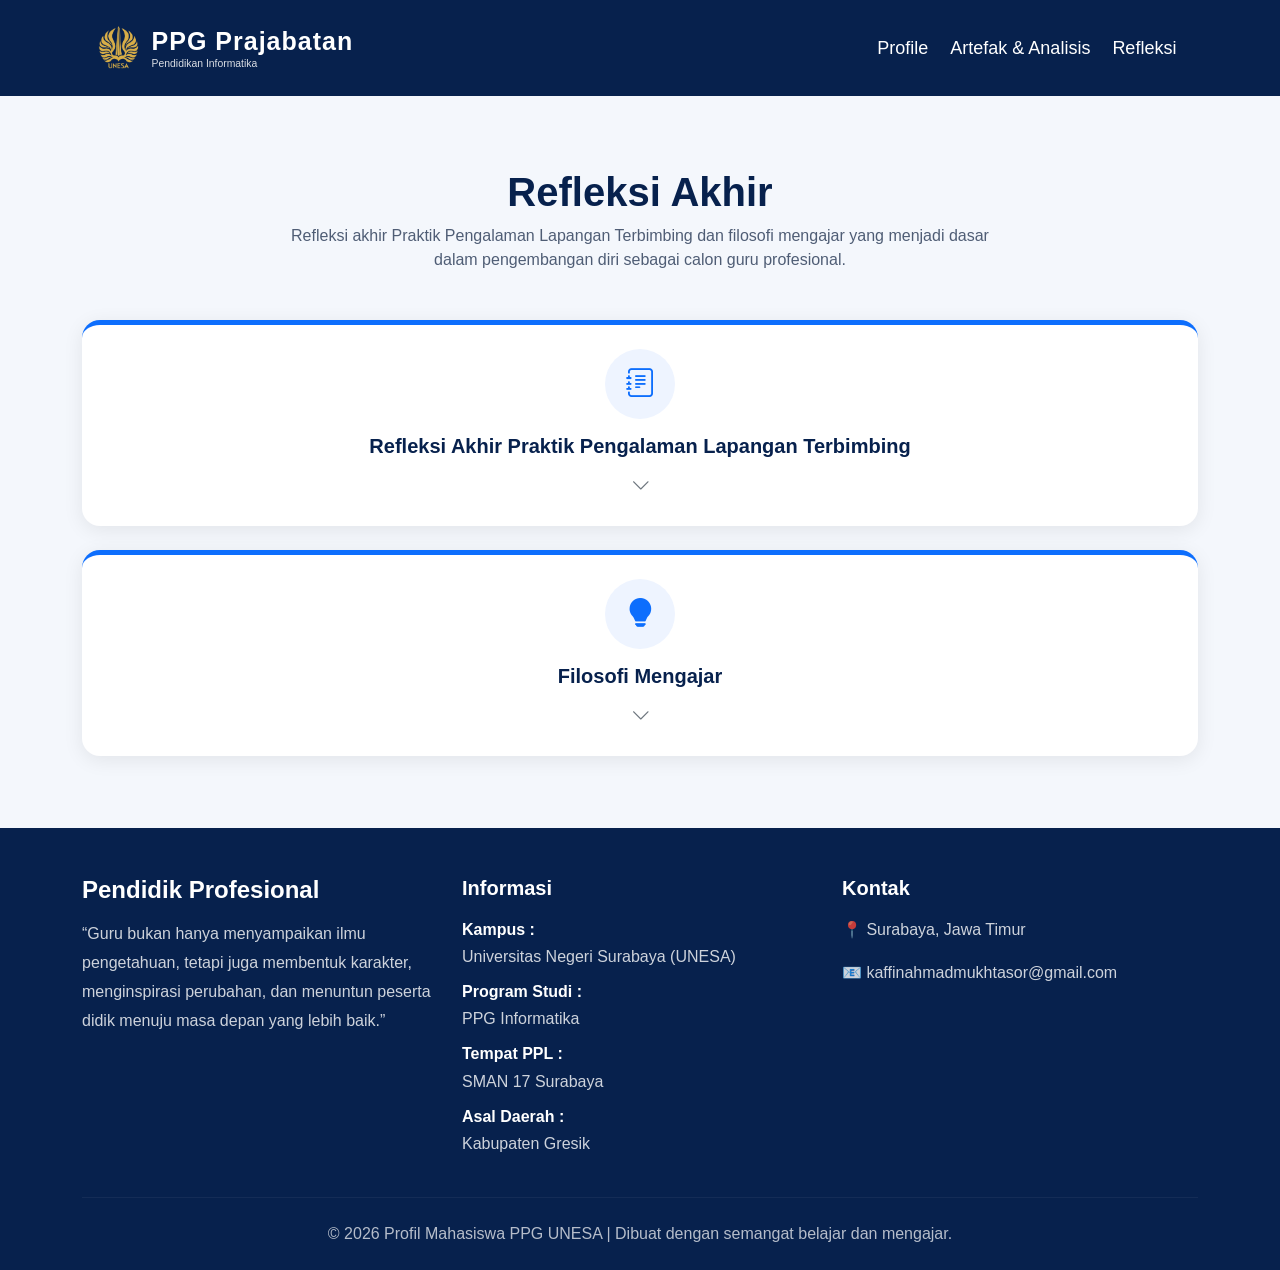
<file: refleksi.html>
<!DOCTYPE html>
<html lang="id">
<head>
    <meta charset="UTF-8">
    <meta name="viewport" content="width=device-width, initial-scale=1.0">
    <link rel="icon" type="image/png" href="foto/Logo Unesa-01.png">
    <title>Artefak Pembelajaran | E-Portfolio PPL Terbimbing</title>

    <!-- Open Graph -->
    <meta property="og:title" content="E-Portfolio PPL Terbimbing">
    <meta property="og:description" content="Portofolio kegiatan PPL Terbimbing yang berisi profil, perangkat pembelajaran, artefak pembelajaran, refleksi, dokumentasi kegiatan, serta hasil pengembangan kompetensi profesional sebagai calon guru.">
    <meta property="og:image" content="https://kaffin190176.github.io/portofolio/foto/Logo Unesa-01.png">
    <meta property="og:url" content="https://kaffin190176.github.io/portofolio/">
    <meta property="og:type" content="website">

    <!-- Twitter Card -->
    <meta name="twitter:card" content="summary_large_image">

    <!-- Bootstrap -->
    <link href="https://cdn.jsdelivr.net/npm/bootstrap@5.3.3/dist/css/bootstrap.min.css" rel="stylesheet">

    <!-- Bootstrap Icons -->
    <link rel="stylesheet" href="https://cdn.jsdelivr.net/npm/bootstrap-icons@1.11.3/font/bootstrap-icons.min.css">

    <!-- Style -->
    <link rel="stylesheet" href="style.css">
</head>

<body>

<nav id="navbar"></nav>

<main>
    <section class="artefak-header py-5">
        <div class="container">

            <div class="text-center mb-5">
                <br>
                <h1 class="fw-bold">Refleksi Akhir</h1>
                <p class="col-lg-8 mx-auto mb-0">
                    Refleksi akhir Praktik Pengalaman Lapangan Terbimbing dan filosofi
                    mengajar yang menjadi dasar dalam pengembangan diri sebagai calon
                    guru profesional.
                </p>
            </div>

            <div class="row g-4">

                <!-- CARD 1: Refleksi Akhir PPL -->
                <div class="col-md-12">
                    <div class="analysis-card">

                        <div class="analysis-header"
                             data-bs-toggle="collapse"
                             data-bs-target="#refleksiPPL">
                            <div class="analysis-icon">
                                <i class="bi bi-journal-text"></i>
                            </div>
                            <h5 class="analysis-title">
                                Refleksi Akhir Praktik Pengalaman Lapangan Terbimbing
                            </h5>
                            <div class="analysis-arrow">
                                <i class="bi bi-chevron-down"></i>
                            </div>
                        </div>

                        <div class="collapse" id="refleksiPPL">
                            <div class="analysis-content">

                                <div class="analysis-section">
                                    <span class="badge bg-primary analysis-badge">
                                        Apa yang Saya Pelajari
                                    </span>
                                    <p  class="mt-3" style="line-height:1.9; text-align:justify; text-indent: 40px;">
                                        Selama mengikuti PPL Terbimbing, saya memperoleh pengalaman nyata
                                        mengenai tugas dan tanggung jawab seorang guru. Saya belajar bahwa
                                        guru tidak hanya bertugas menyampaikan materi, tetapi juga
                                        merancang pembelajaran, melakukan asesmen, mengelola kelas,
                                        membimbing peserta didik, serta melakukan refleksi untuk
                                        meningkatkan kualitas pembelajaran. Melalui kegiatan observasi,
                                        asistensi mengajar, dan praktik pembelajaran, saya memahami
                                        pentingnya penyusunan perangkat pembelajaran yang sistematis
                                        seperti asesmen diagnostik, modul ajar, LKPD, media pembelajaran,
                                        dan instrumen penilaian.
                                    </p>
                                    <p class="mt-3" style="line-height:1.9; text-align:justify; text-indent: 40px;">
                                        Saya juga belajar bahwa pembelajaran yang efektif harus berpusat
                                        pada peserta didik. Pengalaman selama tiga siklus pembelajaran
                                        menunjukkan bahwa keterlibatan siswa meningkat ketika kegiatan
                                        belajar dirancang lebih interaktif, memberikan kesempatan untuk
                                        berdiskusi, berkolaborasi, dan berpartisipasi aktif dalam proses
                                        pembelajaran.
                                    </p>
                                    <p class="mt-3" style="line-height:1.9; text-align:justify; text-indent: 40px;">
                                        Selain pengalaman mengajar, saya juga memperoleh pemahaman yang lebih
                                        luas mengenai tugas guru melalui kegiatan asistensi. Kegiatan absensi,
                                        pengisian jurnal kelas, koreksi hasil pekerjaan peserta didik,
                                        pendampingan belajar, dan pengawasan ujian memberikan pengalaman nyata
                                        bahwa tugas guru tidak hanya mengajar, tetapi juga melaksanakan
                                        administrasi, penilaian, pembimbingan, dan evaluasi pembelajaran secara
                                        berkelanjutan.
                                    </p>
                                </div>

                                <div class="analysis-section">
                                    <span class="badge bg-warning text-dark analysis-badge">
                                        Pengalaman yang Menantang
                                    </span>
                                    <p class="mt-3" style="line-height:1.9; text-align:justify; text-indent: 40px;">
                                        Tantangan terbesar yang saya hadapi adalah merancang pembelajaran
                                        yang mampu menjaga keterlibatan siswa selama proses belajar.
                                        Pada siklus pertama, pembelajaran masih berfokus pada penyampaian
                                        materi dan pemberian tugas sehingga aktivitas siswa belum optimal.
                                        Pada siklus kedua, penggunaan LKPD membuat pembelajaran lebih
                                        terstruktur, namun kegiatan belajar masih terasa monoton karena
                                        terlalu berfokus pada pengerjaan tugas.
                                    </p>
                                    <p class="mt-3" style="line-height:1.9; text-align:justify; text-indent: 40px;">
                                        Untuk mengatasi permasalahan tersebut, saya melakukan refleksi
                                        bersama guru pamong dan melakukan perbaikan pada siklus ketiga.
                                        Salah satu solusi yang diterapkan adalah penggunaan media
                                        pembelajaran interaktif berupa Blooket sebelum siswa mengerjakan
                                        LKPD. Strategi ini berhasil meningkatkan antusiasme,
                                        partisipasi, dan kesiapan siswa dalam mengikuti pembelajaran.
                                    </p>
                                </div>

                                <div class="analysis-section">
                                    <span class="badge bg-success analysis-badge">
                                        Umpan Balik dan Saran Konstruktif
                                    </span>
                                    <p class="mt-3" style="line-height:1.9; text-align:justify; text-indent: 40px;">
                                        Selama proses refleksi bersama guru pamong, saya memperoleh
                                        berbagai masukan yang sangat bermanfaat. Salah satu masukan yang
                                        paling berkesan adalah bahwa pertemuan pertama sebaiknya tidak
                                        langsung berfokus pada pengerjaan LKPD, tetapi diawali dengan
                                        aktivitas yang mampu membangun minat dan motivasi belajar siswa.
                                    </p> 
                                    <p class="mt-3" style="line-height:1.9; text-align:justify; text-indent: 40px;">
                                        Selain itu, saya juga mendapatkan saran untuk lebih
                                        memvariasikan metode pembelajaran, meningkatkan kemampuan
                                        pengelolaan kelas, serta memberikan ruang yang lebih luas bagi
                                        peserta didik untuk aktif bertanya dan berdiskusi. Masukan ini
                                        menjadi bekal penting untuk pelaksanaan PPL Mandiri dan praktik
                                        mengajar di masa mendatang.
                                    </p>
                                </div>

                                <div class="analysis-section">
                                    <span class="badge bg-info text-dark analysis-badge">
                                        Perkembangan Kompetensi
                                    </span>
                                    <p class="mt-3" style="line-height:1.9; text-align:justify; text-indent: 40px;">
                                        Melalui PPL Terbimbing, saya merasakan peningkatan pada kompetensi
                                        pedagogik, terutama dalam menyusun perangkat pembelajaran,
                                        melaksanakan asesmen diagnostik, mengelola kelas, dan melakukan
                                        refleksi pembelajaran. Selain itu, kemampuan komunikasi,
                                        kolaborasi dengan guru pamong, serta pemanfaatan teknologi
                                        pembelajaran juga berkembang secara signifikan.
                                    </p>
                                </div>

                            </div>
                        </div>

                    </div>
                </div>
                <!-- END CARD 1 -->

                <!-- CARD 2: Filosofi Mengajar -->
                <div class="col-md-12">
                    <div class="analysis-card">

                        <div class="analysis-header"
                             data-bs-toggle="collapse"
                             data-bs-target="#filosofiMengajar">
                            <div class="analysis-icon">
                                <i class="bi bi-lightbulb-fill"></i>
                            </div>
                            <h5 class="analysis-title">Filosofi Mengajar</h5>
                            <div class="analysis-arrow">
                                <i class="bi bi-chevron-down"></i>
                            </div>
                        </div>

                        <div class="collapse" id="filosofiMengajar">
                            <div class="analysis-content">
                                <p class="mt-3" style="line-height:1.9; text-align:justify; text-indent: 40px;">
                                    Saya meyakini bahwa setiap peserta didik memiliki
                                    potensi yang unik dan kemampuan yang dapat
                                    berkembang apabila mendapatkan lingkungan belajar
                                    yang tepat. Oleh karena itu, guru bukan hanya
                                    penyampai informasi, melainkan fasilitator,
                                    pembimbing, dan motivator yang membantu peserta
                                    didik menemukan cara belajar terbaik sesuai
                                    kebutuhan dan karakteristiknya. Keyakinan ini
                                    sejalan dengan pemikiran Ki Hadjar Dewantara
                                    bahwa guru bertugas menuntun peserta didik agar
                                    mampu berkembang sesuai kodrat alam dan kodrat
                                    zamannya.
                                </p>
                                <p class="mt-3" style="line-height:1.9; text-align:justify; text-indent: 40px;">
                                    Saya juga percaya bahwa pembelajaran yang
                                    bermakna terjadi ketika peserta didik terlibat
                                    secara aktif dalam proses belajar. Pengalaman
                                    selama PPL menunjukkan bahwa siswa lebih
                                    antusias ketika diberikan kesempatan untuk
                                    berdiskusi, mengeksplorasi ide, memecahkan
                                    masalah, dan belajar melalui aktivitas yang
                                    menarik. Oleh karena itu, saya berupaya
                                    menerapkan prinsip Student-Centered Learning,
                                    konstruktivisme, dan pembelajaran berbasis
                                    proyek agar peserta didik dapat membangun
                                    pemahamannya sendiri melalui pengalaman belajar.
                                </p>
                                <p class="mt-3" style="line-height:1.9; text-align:justify; text-indent: 40px;">
                                    Sebagai calon guru, saya meyakini bahwa refleksi
                                    dan perbaikan berkelanjutan merupakan bagian
                                    penting dari profesionalisme. Setiap pengalaman,
                                    keberhasilan, dan tantangan harus menjadi bahan
                                    pembelajaran untuk terus berkembang. Filosofi
                                    ini mendorong saya untuk selalu terbuka terhadap
                                    umpan balik, berinovasi dalam pembelajaran, dan
                                    menciptakan pengalaman belajar yang relevan,
                                    menyenangkan, serta berdampak positif bagi
                                    peserta didik.
                                </p>
                                <p class="mt-3" style="line-height:1.9; text-align:justify; text-indent: 40px;" >
                                    Filosofi tersebut juga dipengaruhi oleh pengalaman saya ketika belajar
                                    bersama Ibu Eny Budiandaruwati, S.Pd., guru Fisika saat SMP. Beliau
                                    mampu menyampaikan konsep dan rumus-rumus Fisika yang dianggap sulit
                                    menjadi lebih mudah dipahami melalui metode yang kreatif dan menarik.
                                    Pengalaman tersebut mengajarkan bahwa keberhasilan pembelajaran tidak
                                    hanya bergantung pada penguasaan materi, tetapi juga pada kemampuan
                                    guru dalam mengemas pembelajaran sehingga mampu meningkatkan motivasi
                                    dan antusiasme peserta didik.
                                </p>
                            </div>
                        </div>

                    </div>
                </div>
                <!-- END CARD 2 -->

            </div>
        </div>
    </section>
    <br>
</main>

<!-- FOOTER -->
<footer id="footer"></footer>

<!-- LOAD NAVBAR & FOOTER -->
<script>
    fetch('navbar.html')
        .then(res => res.text())
        .then(data => {
            document.getElementById('navbar').innerHTML = data;
        });

    fetch('footer.html')
        .then(res => res.text())
        .then(data => {
            document.getElementById('footer').innerHTML = data;
        });

    document.querySelectorAll('.open-ppt').forEach(button => {
        button.addEventListener('click', function () {
            const pptUrl = this.dataset.ppt;
            document.getElementById('pptFrame').src =
                'https://view.officeapps.live.com/op/embed.aspx?src=' +
                encodeURIComponent(pptUrl);
            document.getElementById('pptTitle').textContent = this.dataset.title;
        });
    });

    document.querySelectorAll('[data-pdf]').forEach(button => {
        button.addEventListener('click', function () {
            const pdfFile = this.getAttribute('data-pdf');
            document.getElementById('pdfFrame').src = pdfFile;
        });
    });

    document.getElementById('pdfModal')
        .addEventListener('hidden.bs.modal', function () {
            document.getElementById('pdfFrame').src = '';
        });

    document.querySelectorAll('.open-excel').forEach(btn => {
        btn.addEventListener('click', function () {
            const excelUrl = this.dataset.excel;
            const title = this.dataset.title;
            document.getElementById('excelTitle').textContent = title;
            document.getElementById('excelFrame').src =
                'https://view.officeapps.live.com/op/embed.aspx?src=' +
                encodeURIComponent(excelUrl);
        });
    });
</script>

<script src="https://cdn.jsdelivr.net/npm/bootstrap@5.3.3/dist/js/bootstrap.bundle.min.js"></script>

</body>
</html>
</file>
<file: style.css>
*{
      font-family:'Poppins', sans-serif;
    }

    body{
      background:#f4f7fc;
      color:#1b1b1b;
      height:100%;
    margin:0;
    }
    body{
    display:flex;
    flex-direction:column;
    min-height:100vh;
}

footer{
    margin-top:auto;
}
    main{
    flex:1;
}
    /* NAVBAR */

    .navbar{
      background:#07214d;
      padding:18px 7%;
    }
    .text-title-color{
    color: #07214d !important;
}

    .navbar-brand h2{
      color:white;
      font-size:28px;
      font-weight:700;
      margin:0;
    }

    .navbar-brand span{
      color:white;
      font-size:25px;
      font-weight:300;
      letter-spacing:1px;
    }

    .nav-link{
      color:white !important;
      font-weight:500;
      font-size:30px;
      transition:0.3s;
    }
    .navbar-brand small{
    font-size: 0.65rem;
    opacity: 0.85;
}

    .nav-link:hover{
      color:#8db8ff !important;
    }
/* Mobile */
@media (max-width: 991.98px){

    .navbar-brand h5{
        font-size: 1rem;
    }

    .navbar-brand span{
        font-size: 0.75rem;
    }

    .navbar-brand img{
        width: 45px;
    }

    .navbar-collapse{
        margin-top: 15px;
        background: #07214d;
        border-radius: 12px;
        padding: 10px;
    }

    .navbar-nav{
        gap: 0 !important;
    }

    .nav-item{
        width: 100%;
    }

    .nav-link{
        padding: 12px 15px;
        border-radius: 8px;
    }

    .nav-link:hover{
        background: rgba(255,255,255,0.1);
    }
}
    /* HERO */

    .hero{
      display:flex;
      align-items:center;

      background:
      linear-gradient(rgba(255,255,255,0.9),
      rgba(255,255,255,0.9)),
      url('https://images.unsplash.com/photo-1523050854058-8df90110c9f1?q=80&w=1200&auto=format&fit=crop');

      background-size:cover;
      background-position:center;

      padding:80px 0;
    }
    .bg-section{
      background: linear-gradient(to bottom, #eef3fb, #dfe7f3);
    }
    .hero-wrapper{
    gap: 100px; /* jarak foto dan teks */
}

    .hero-image img{
      width:100%;
      max-width:150px;
      border-radius:5px;
      border:1px solid #0b3a82;
      box-shadow:0 10px 30px rgba(0,0,0,0.2);
    }

    .hero-content h3{
      color:#0b3a82;
      font-size:30px;
      font-weight:400;
      margin-bottom:10px;
    }
  

    .hero-content h1{
      font-size:3rem;
      font-weight:700;
      color:#07214d;
      line-height:1.1;
      margin-bottom:5px;
    }

    .hero-content h2{
      font-size:2.5rem;
      font-weight: 600;
      color:#0b3a82;
      margin-bottom:30px;
    }

    .hero-content h3{
    font-size: 1.5rem;
}

    .info-table td{
      padding:10px 10px 10px 0;
      font-size:18px;
      color:#444;
      vertical-align:top;
    }

    /* CARD */

    .welcome-box{
      background:white;
      padding:35px;
      border-radius:20px;
      box-shadow:0 5px 20px rgba(0,0,0,0.08);
      line-height:1.9;
      margin-top:-60px;
      position:relative;
      z-index:2;
    }

    .quote-box{
      background:white;
      padding:25px;
      border-left:6px solid #0b3a82;
      border-radius:15px;
      box-shadow:0 5px 20px rgba(0,0,0,0.08);
      margin-top:25px;
    }

    .quote-box p{
      margin:0;
      color:#0b3a82;
      font-size:18px;
      font-style:italic;
    }

    /* RESPONSIVE */

    @media(max-width:992px){

      .hero{
        text-align:center;
      }

      .hero-content{
        margin-top:40px;
      }

      .hero-content h1{
        font-size:50px;
      }

      .info-table{
        margin:auto;
      }

      .welcome-box{
        margin-top:20px;
      }

    }
    .nav-custom{
    font-size:18px;
    padding:6px 10px !important;
    font-weight:500;
}

.navbar-nav{
    gap:2px !important;
}
 .culture-wrapper{
    position: relative;
    display: flex;
    align-items: center;
}

.culture-slider{
    display: flex;
    flex-direction: row;
    gap: 25px;

    overflow-x: auto;
    overflow-y: hidden;

    scroll-behavior: smooth;
    padding: 20px 10px;
    scrollbar-width: none;
}

.culture-slider::-webkit-scrollbar{
    display: none;
}

.culture-card{
    width: 320px;
    height: 400px; /* semua card sama */

    background: white;
    border-radius: 25px;
    overflow: hidden;

    box-shadow: 0 10px 25px rgba(0,0,0,0.08);

    transition: 0.3s;

    flex: 0 0 auto;

    display: flex;
    flex-direction: column;
}

.culture-card:hover{
    transform: translateY(-5px);
}

.active-card{
    transform: scale(1.02);
}

.culture-img{
    width: 100%;
    height: 220px;
    object-fit: cover;
}

.culture-content{
    padding: 16px 18px;
    text-align: center;

    display: flex;
    flex-direction: column;
    justify-content: flex-start;

    flex: 1;
}

.culture-content h5{
    color: #0b3a82;
    font-weight: 700;
    font-size: 20px;

    margin-bottom: 6px; /* lebih dekat */
    line-height: 1.3;
}

.culture-content p{
    font-size: 14px;
    color: #666;

    margin: 0;
    line-height: 1.5;
}

/* BUTTON */

.slider-btn{
    width: 45px;
    height: 45px;

    border: none;
    border-radius: 50%;

    background: #0b3a82;
    color: white;

    font-size: 22px;
    cursor: pointer;

    z-index: 10;
    transition: 0.3s;

    flex-shrink: 0;
}

.slider-btn:hover{
    background: #07214d;
}

.prev-btn{
    margin-right: 10px;
}

.next-btn{
    margin-left: 10px;
}

/* RESPONSIVE */

@media(max-width:768px){

    .culture-card{
        width: 260px;
        height: 370px;
    }

    .culture-img{
        height: 180px;
    }

    .culture-content h5{
        font-size: 18px;
    }

    .culture-content p{
        font-size: 13px;
    }

}
    
.footer-list li{
    color: rgba(255,255,255,0.8);
    line-height: 1.7;
}

.footer-list strong{
    color: white;
}

 .artefak-header h1{
    color: #07214d;
    font-weight: 700;
    text-align: center;
}

        .artefak-header p{
            color: #4f5d75;
            max-width: 700px;
            margin: 0 auto;
            text-align: center;
        }

        .dashboard-card{
            background:#fff;
            border-radius:20px;
            box-shadow:0 5px 20px rgba(0,0,0,.08);
            overflow:hidden;
        }

        .resource-item{
            transition:.3s;
        }

        .resource-item:hover{
            transform:translateY(-3px);
            box-shadow:0 5px 15px rgba(0,0,0,.08);
        }
.analysis-card{
    background: #fff;
    border-radius: 15px;
    padding: 28px;
    height: 100%;
    box-shadow: 0 4px 15px rgba(0,0,0,0.08);
    border-top: 5px solid #0d6efd;
    transition: all .3s ease;
}

.analysis-card:hover{
    transform: translateY(-5px);
    box-shadow: 0 8px 25px rgba(0,0,0,0.12);
}

.analysis-icon{
    width: 60px;
    height: 60px;
    background: rgba(13,110,253,0.1);
    color: #0d6efd;
    border-radius: 50%;
    display: flex;
    align-items: center;
    justify-content: center;
    margin-bottom: 18px;
    font-size: 1.5rem;
}

.analysis-card h5{
    font-weight: 700;
    color: #07214d;
    margin-bottom: 15px;
}

.analysis-card p{
    color: #6c757d;
    margin-bottom: 0;
    line-height: 1.8;
}
.analysis-card{
    background:#fff;
    border-radius:18px;
    box-shadow:0 4px 20px rgba(0,0,0,.08);
    padding:24px;
    transition:.3s;
    height:100%;
}

.analysis-card:hover{
    transform:translateY(-5px);
}

.analysis-header{
    cursor:pointer;
}

.analysis-icon{
    width:70px;
    height:70px;
    margin:0 auto 15px;
    display:flex;
    align-items:center;
    justify-content:center;
    border-radius:50%;
    background:#eef4ff;
    color:#0d6efd;
    font-size:1.8rem;
}

.analysis-title{
    text-align:center;
    font-weight:700;
    margin-bottom:10px;
}

.analysis-arrow{
    text-align:center;
    font-size:1.2rem;
    color:#6c757d;
    transition:.3s;
}

.analysis-content{
    margin-top:20px;
}

.analysis-section{
    margin-bottom:18px;
}

.analysis-badge{
    display:block;
    width:fit-content;
    margin:0 auto 10px;
    padding:8px 14px;
    border-radius:10px;
    font-size:.8rem;
    font-weight:600;
}

.analysis-content p{
    text-align:justify;
    line-height:1.8;
    color:#555;
    margin-bottom:0;
}

.analysis-content ul{
    text-align:left;
    padding-left:20px;
    line-height:1.8;
    color:#555;
    margin-bottom:0;
}
.analysis-content ul{
    margin:0;
    padding-left:20px;
    text-align:left;
    line-height:1.8;
}
</file>
